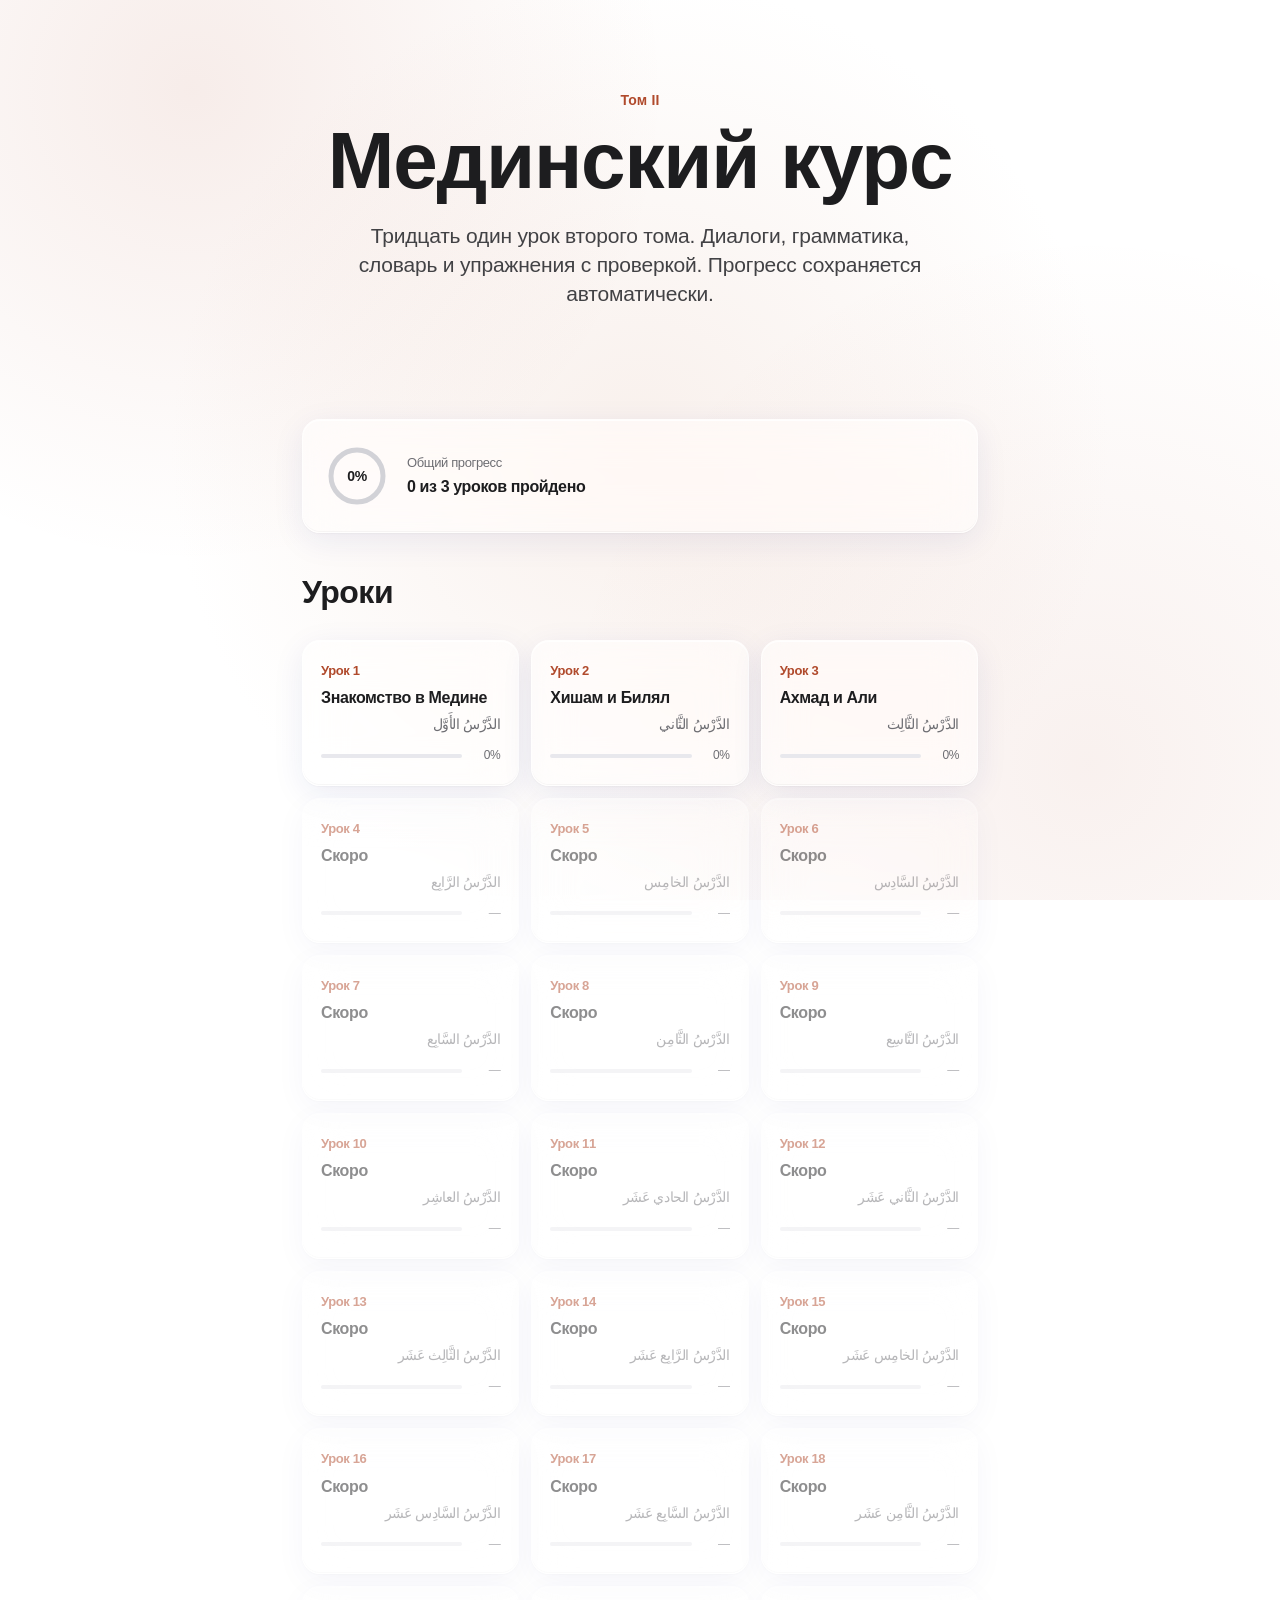
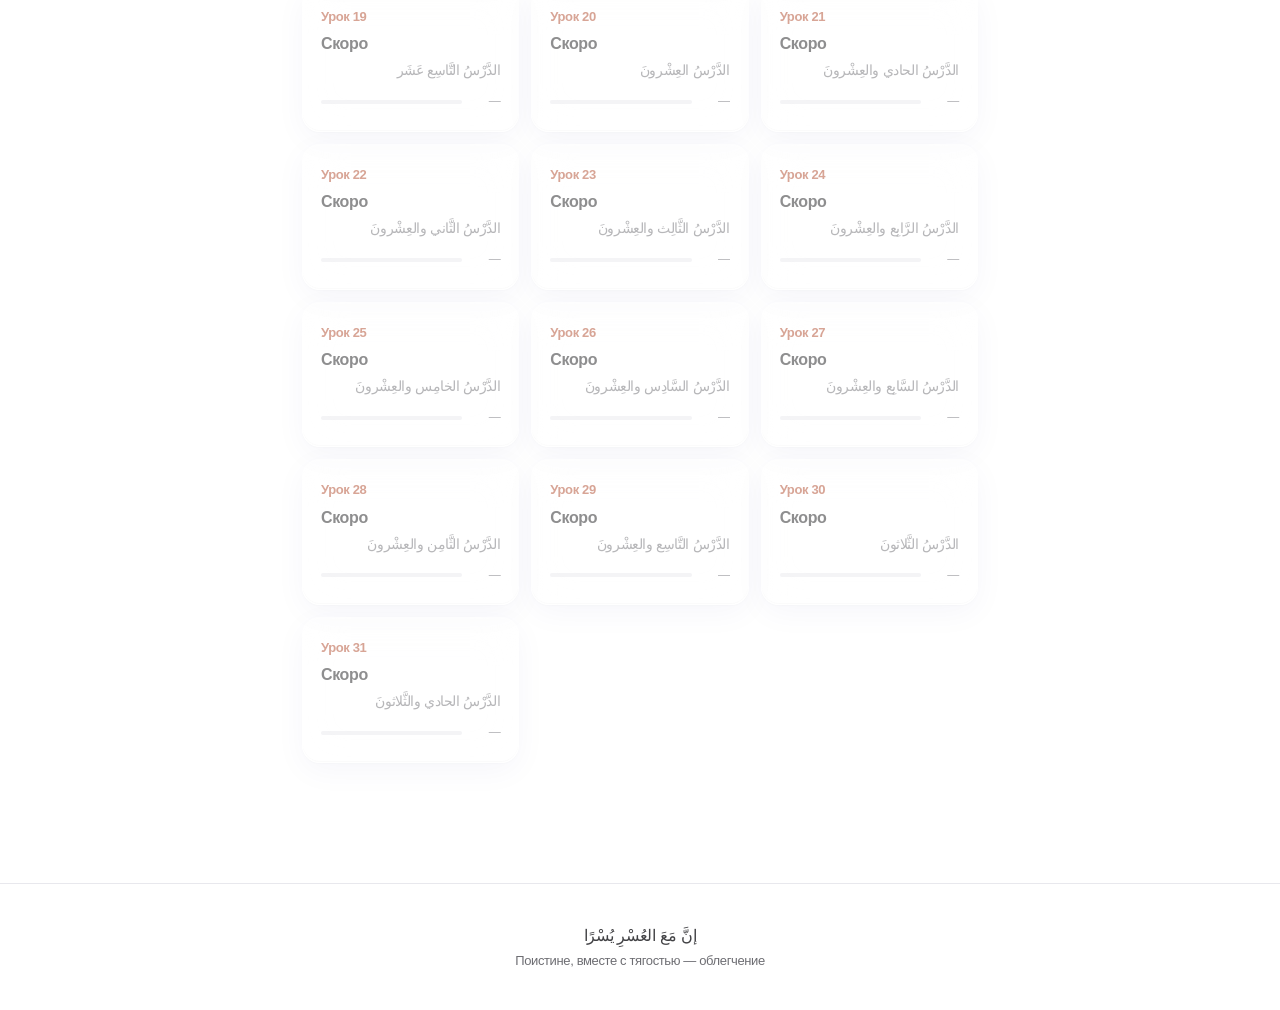
<file: index.html>
<!DOCTYPE html>
<html lang="ru">
<head>
<meta charset="UTF-8" />
<meta name="viewport" content="width=device-width, initial-scale=1.0, viewport-fit=cover" />
<title>Дарсу-ль-арабия — Мединский курс</title>
<link rel="stylesheet" href="assets/css/styles.css" />
</head>
<body>

<header class="hero">
  <div class="hero-eyebrow">Том&nbsp;II</div>
  <h1>Мединский курс</h1>
  <p class="hero-lead">
      Тридцать один урок второго тома. Диалоги, грамматика, словарь и упражнения с проверкой. Прогресс сохраняется автоматически.
  </p>
</header>

<div class="total-wrap">
  <div class="total glass">
    <svg class="total-ring" viewBox="0 0 64 64">
      <circle class="total-ring-bg" cx="32" cy="32" r="26" fill="none" stroke-width="5"/>
      <circle class="total-ring-fg" id="totalRing" cx="32" cy="32" r="26" fill="none" stroke-width="5"
        stroke-dasharray="163" stroke-dashoffset="163" transform="rotate(-90 32 32)"/>
      <text class="total-pct" id="totalPct" x="32" y="37" text-anchor="middle">0%</text>
    </svg>
    <div class="total-text">
      <div class="label">Общий прогресс</div>
      <div class="value" id="totalText">Загружаем…</div>
    </div>
  </div>
</div>

<main class="grid-wrap">
  <h2 class="section-title">Уроки</h2>
  <div class="grid" id="grid"></div>
</main>

<footer class="footer">
  <div class="ar">إنَّ مَعَ العُسْرِ يُسْرًا</div>
  <div>Поистине, вместе с тягостью — облегчение</div>
</footer>

<script src="assets/js/home.js"></script>
</body>
</html>
</file>
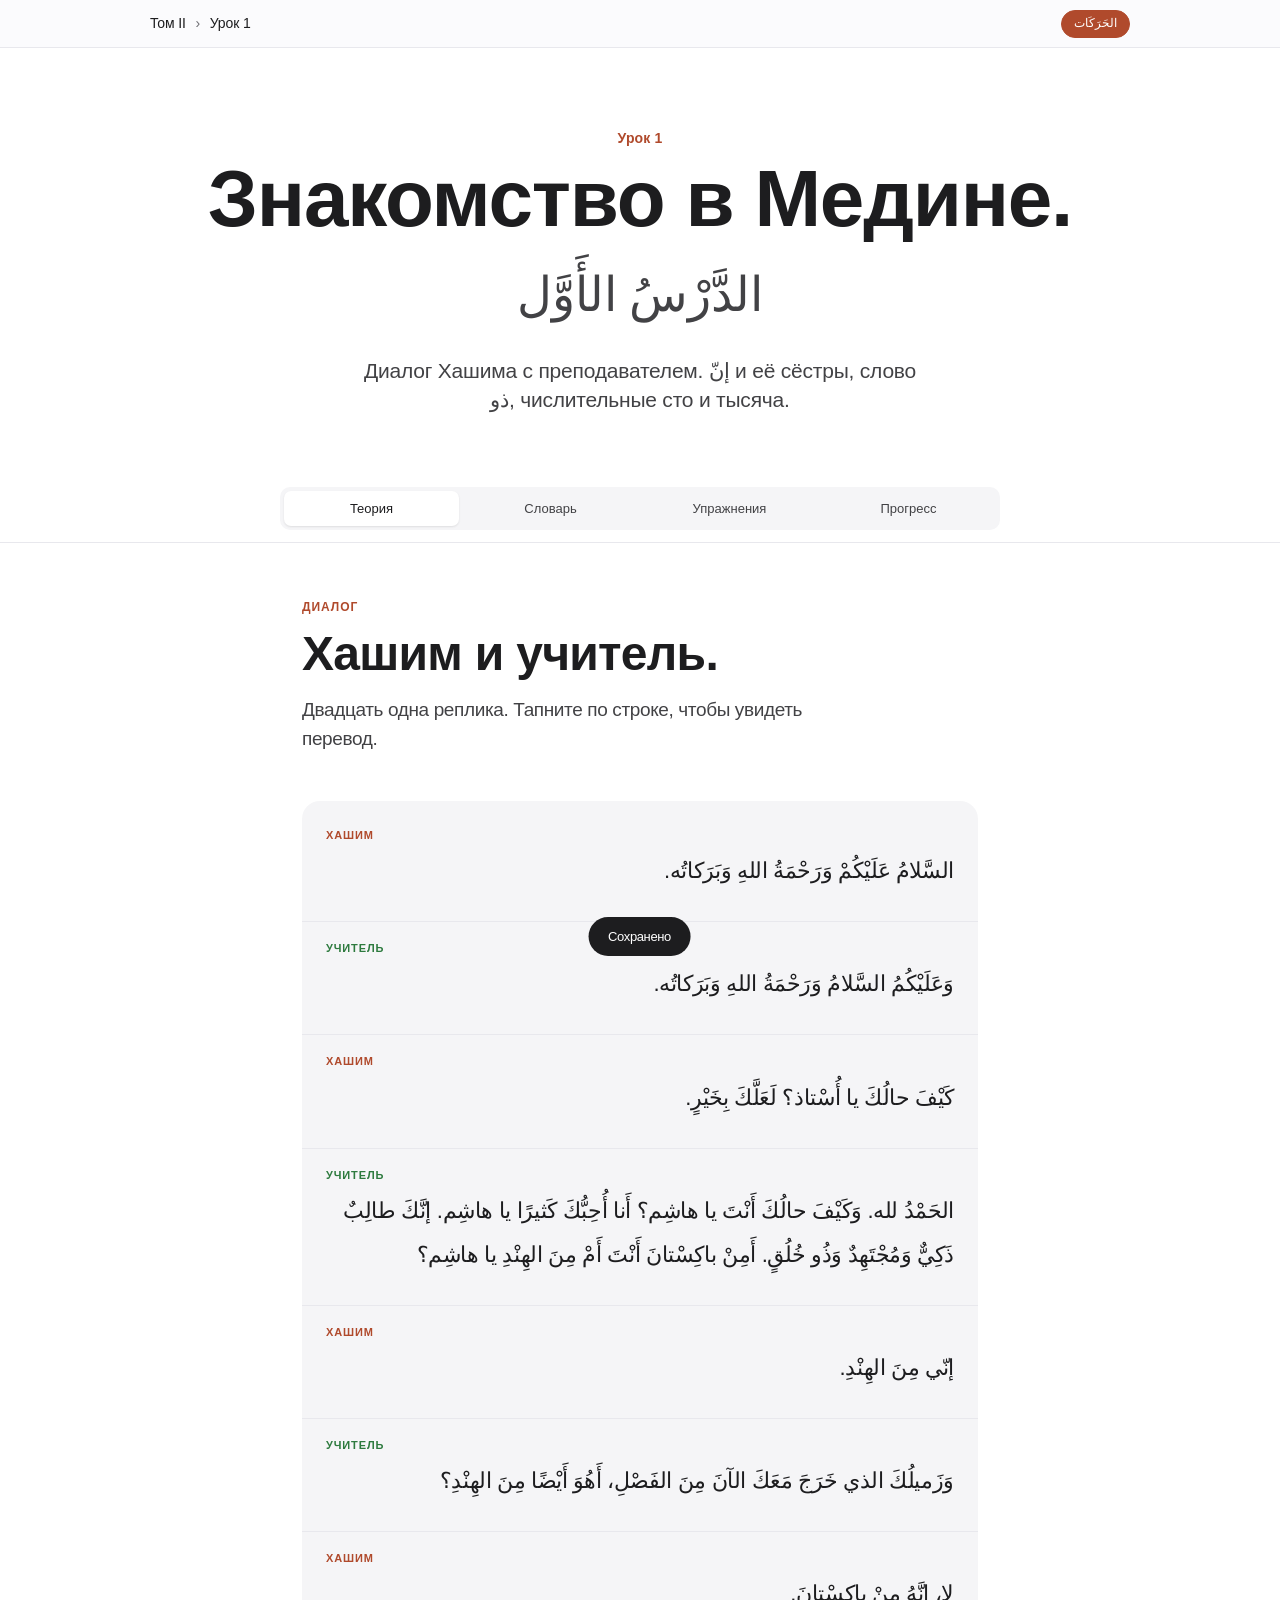
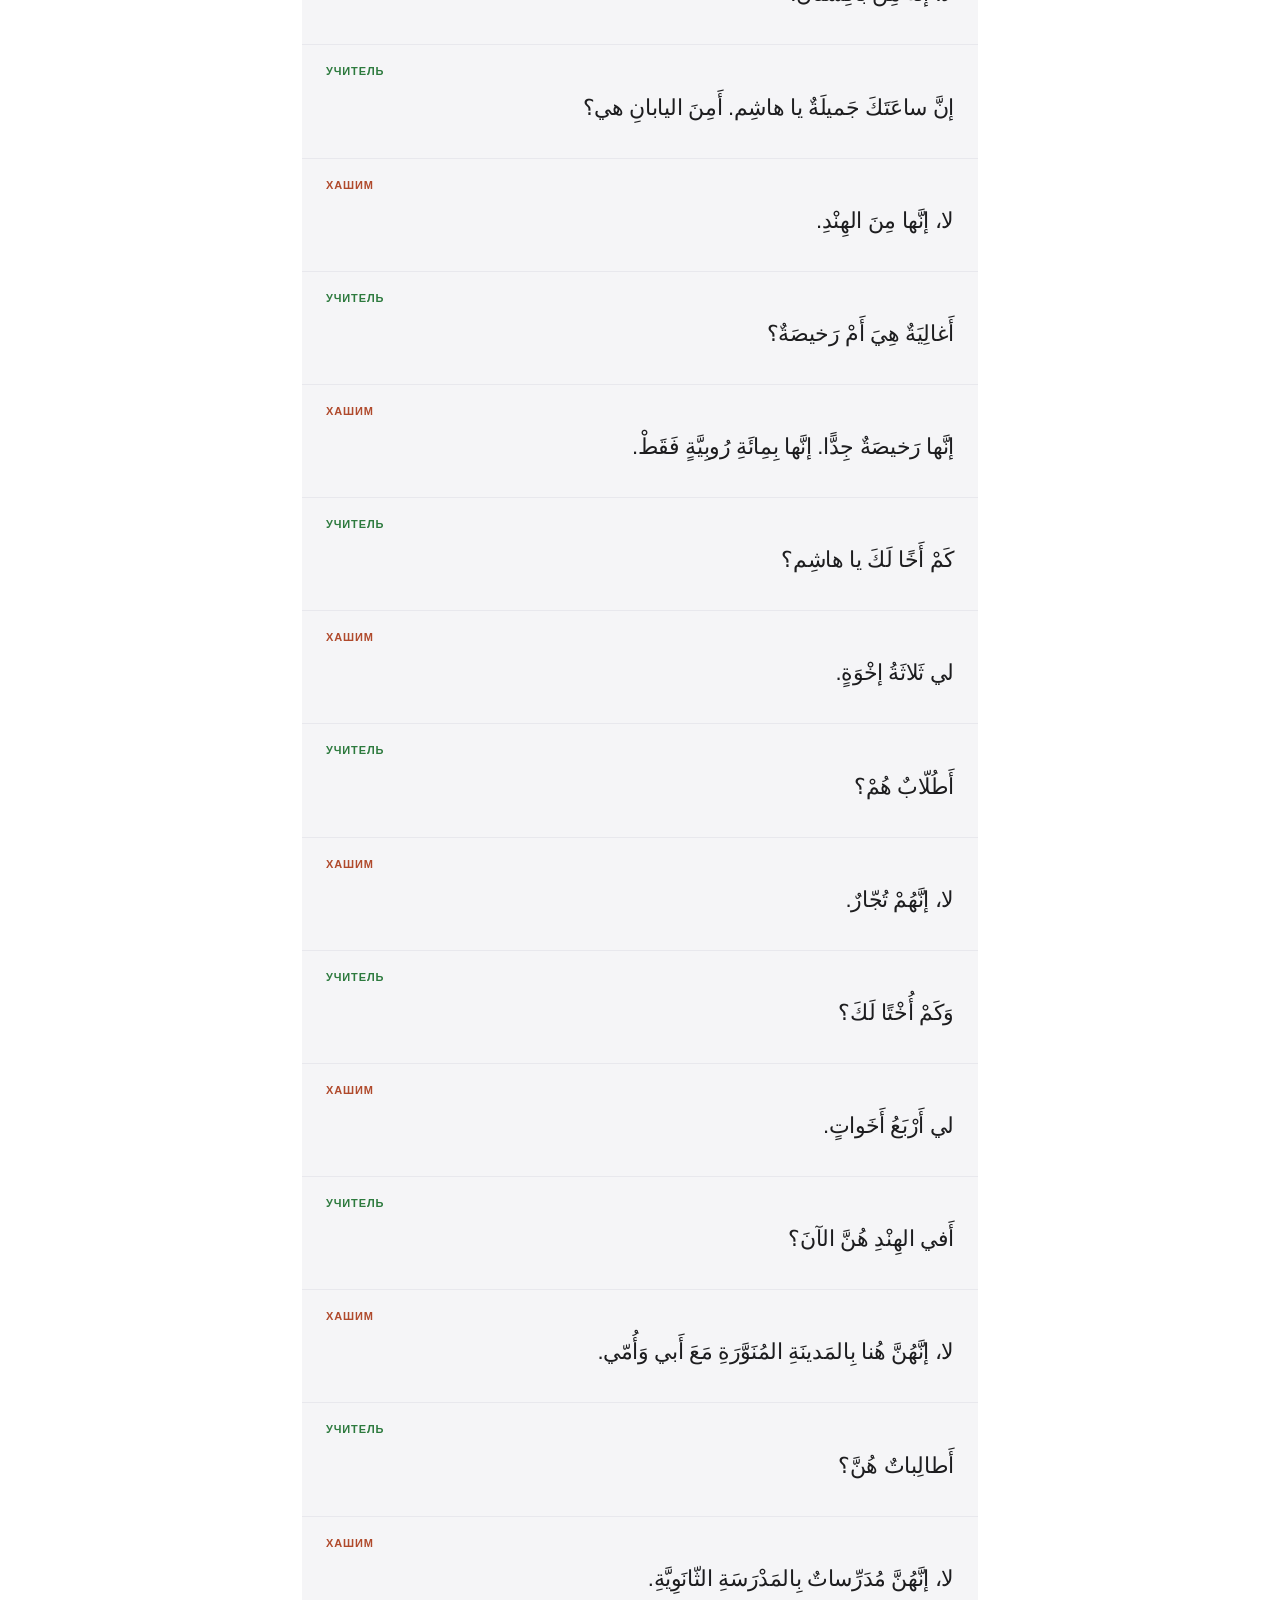
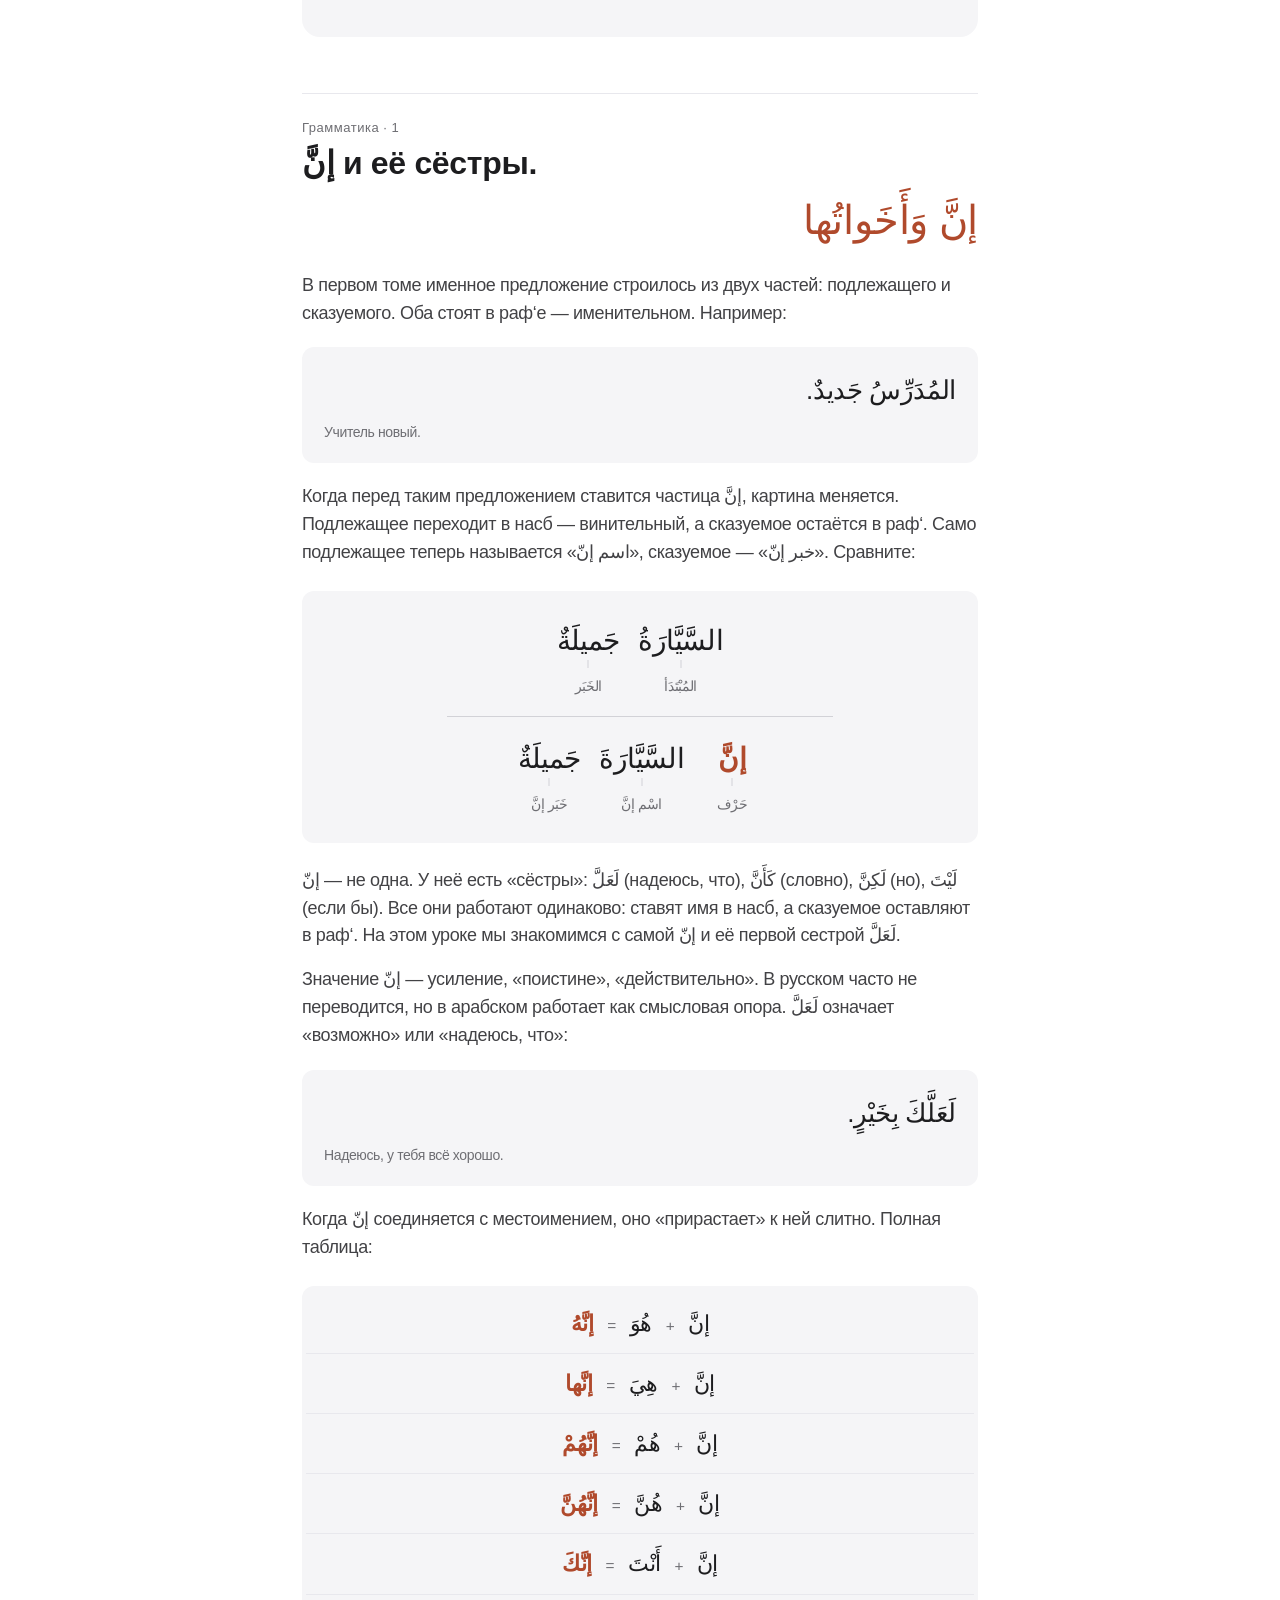
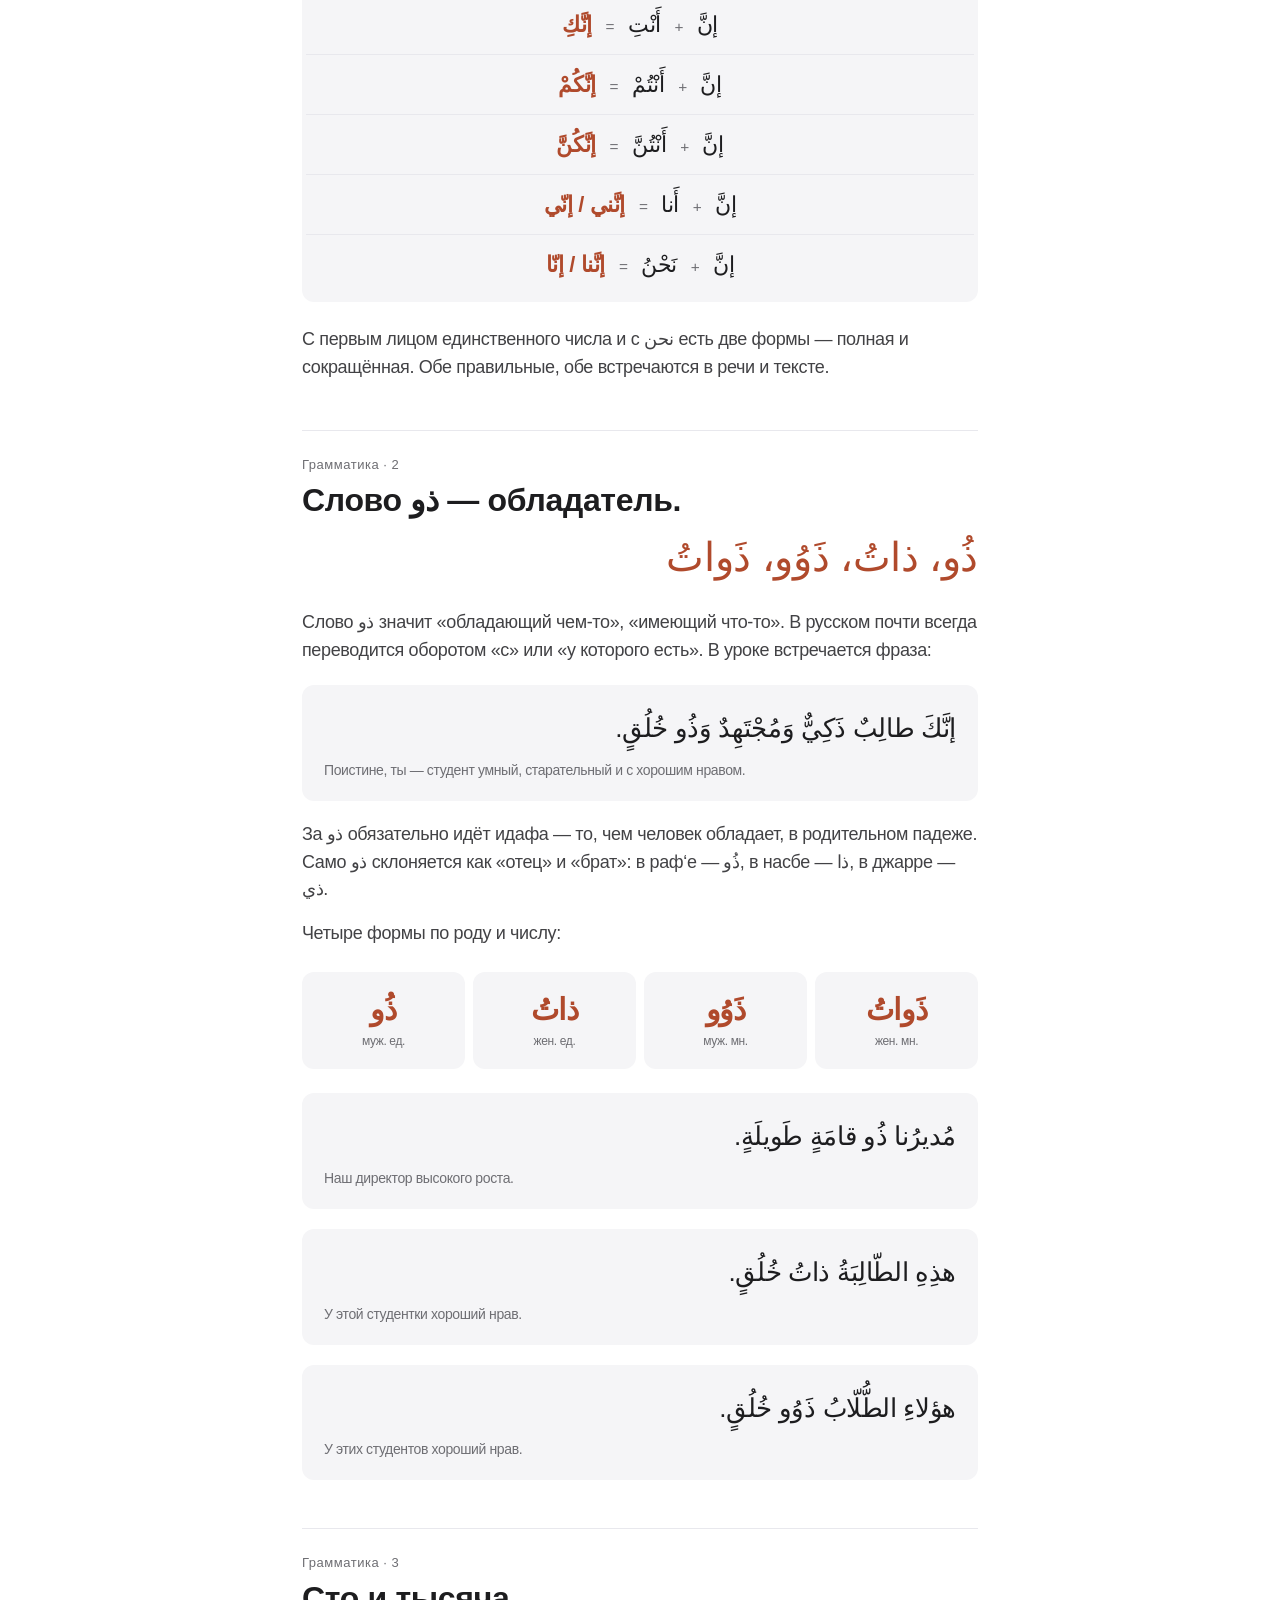
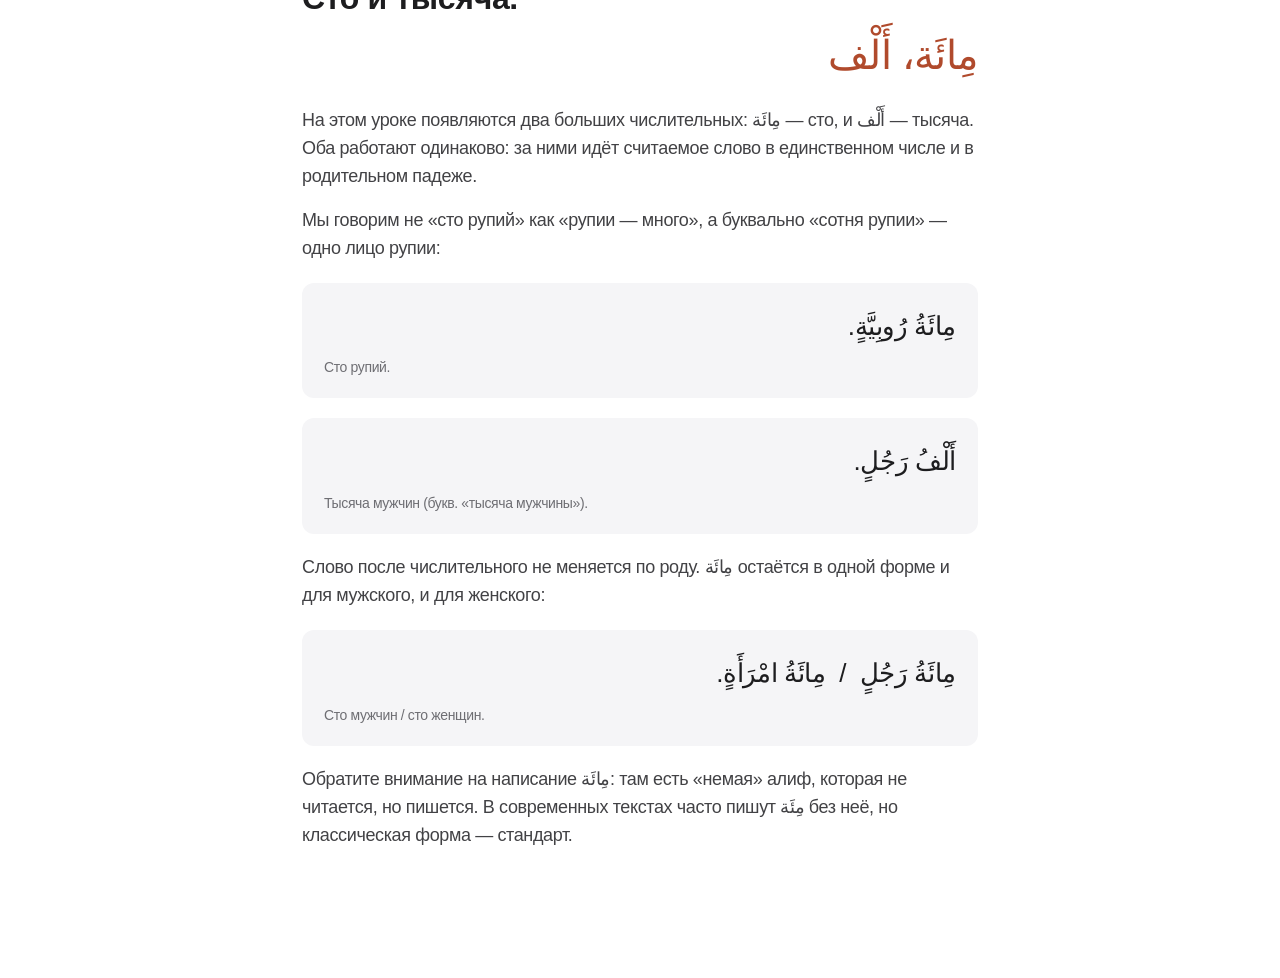
<file: lesson-01.html>
<!DOCTYPE html>
<html lang="ru">
<head>
<meta charset="UTF-8" />
<meta name="viewport" content="width=device-width, initial-scale=1.0, viewport-fit=cover" />
<title>Урок 1 — Том II</title>

<style>
  /* ====================================================================
     APPLE.COM СТИЛЬ
     - SF Pro как у Apple (через -apple-system)
     - Белый фон, тёмный графитовый текст
     - Терракотовый акцент (один)
     - Огромные тонкие заголовки, безграничное пространство
     - Mobile-first, всё чинено под арабский
     ==================================================================== */

  :root {
    --bg: #ffffff;
    --bg-section: #fbfbfd;
    --bg-card: #f5f5f7;
    --ink: #1d1d1f;
    --ink-soft: #424245;
    --ink-muted: #6e6e73;
    --line: #d2d2d7;
    --line-soft: #e8e8ed;
    --accent: #b04a2c;
    --accent-soft: #f4e6df;
    --accent-deep: #8a3a22;
    --link: #b04a2c;
    --success: #2d7a3e;
    --success-bg: #e8f4eb;
    --error: #c0392b;
    --error-bg: #fbeae7;
    --radius-lg: 18px;
    --radius: 12px;
    --radius-sm: 8px;
  }

  @media (prefers-color-scheme: dark) {
    :root {
      --bg: #000000;
      --bg-section: #0a0a0a;
      --bg-card: #1d1d1f;
      --ink: #f5f5f7;
      --ink-soft: #d2d2d7;
      --ink-muted: #86868b;
      --line: #2c2c2e;
      --line-soft: #1d1d1f;
      --accent: #d97a55;
      --accent-soft: #3a261c;
      --accent-deep: #e89274;
      --link: #d97a55;
      --success: #6abf7c;
      --success-bg: #1c3322;
      --error: #e07565;
      --error-bg: #3a1f1c;
    }
  }

  * { box-sizing: border-box; margin: 0; padding: 0; }
  html { -webkit-text-size-adjust: 100%; -webkit-font-smoothing: antialiased; -moz-osx-font-smoothing: grayscale; }

  body {
    font-family: -apple-system, BlinkMacSystemFont, "SF Pro Display", "SF Pro Text", "Helvetica Neue", Arial, sans-serif;
    background: var(--bg);
    color: var(--ink);
    line-height: 1.47059;
    font-size: 17px;
    letter-spacing: -0.022em;
    min-height: 100vh;
    overflow-x: hidden;
  }

  /* ============= АРАБСКИЙ — ОБЩИЕ ПРАВИЛА (ИСПРАВЛЕНО) ============= */
  .ar {
    font-family: 'SF Arabic', 'Geeza Pro', 'Noto Naskh Arabic', 'Arabic UI Text', 'Tahoma', sans-serif;
    direction: rtl;
    text-align: right;
    line-height: 2;
    font-weight: 400;
    letter-spacing: 0;
    word-spacing: 0.05em;
    /* критично: разрешаем перенос длинных арабских строк */
    word-wrap: break-word;
    overflow-wrap: break-word;
    hyphens: none;
    unicode-bidi: isolate;
  }
  .ar-center { text-align: center; }
  .ar-display {
    font-family: 'SF Arabic', 'Geeza Pro', 'Noto Naskh Arabic', 'Arabic UI Text', 'Tahoma', sans-serif;
    direction: rtl;
    line-height: 1.6;
    font-weight: 400;
  }

  /* Инлайн-арабский внутри русского текста — ИЗОЛЯЦИЯ обязательна */
  .ar-inline {
    font-family: 'SF Arabic', 'Geeza Pro', 'Noto Naskh Arabic', 'Arabic UI Text', 'Tahoma', sans-serif;
    direction: rtl;
    unicode-bidi: isolate;
    font-size: 1.25em;
    line-height: 1;
    white-space: nowrap;
  }

  /* Скрытие огласовок */
  

  /* ============= ШАПКА (как у apple.com) ============= */
  .nav {
    position: sticky;
    top: 0;
    z-index: 100;
    background: rgba(251, 251, 253, 0.8);
    backdrop-filter: saturate(180%) blur(20px);
    -webkit-backdrop-filter: saturate(180%) blur(20px);
    border-bottom: 1px solid var(--line-soft);
    height: 48px;
  }
  @media (prefers-color-scheme: dark) {
    .nav { background: rgba(10, 10, 10, 0.8); }
  }
  .nav-inner {
    max-width: 1024px;
    margin: 0 auto;
    height: 100%;
    padding: 0 22px;
    display: flex;
    align-items: center;
    justify-content: space-between;
    gap: 12px;
  }
  .nav-title {
    font-size: 14px;
    font-weight: 500;
    color: var(--ink);
    letter-spacing: -0.01em;
  }
  .nav-title .dim { color: var(--ink-muted); margin: 0 6px; }
  .nav-toggle {
    display: inline-flex;
    align-items: center;
    gap: 6px;
    height: 28px;
    padding: 0 12px;
    background: transparent;
    border: 1px solid var(--line);
    border-radius: 999px;
    font: inherit;
    font-size: 12px;
    color: var(--ink-soft);
    cursor: pointer;
    transition: all .2s;
    -webkit-tap-highlight-color: transparent;
  }
  .nav-toggle:active { transform: scale(0.96); }
  .nav-toggle.active {
    background: var(--accent);
    border-color: var(--accent);
    color: #fff;
  }

  /* ============= HERO ============= */
  .hero {
    text-align: center;
    padding: 80px 22px 60px;
    background: var(--bg);
  }
  .hero-eyebrow {
    font-size: 14px;
    font-weight: 600;
    color: var(--accent);
    letter-spacing: 0.01em;
    margin-bottom: 8px;
  }
  .hero h1 {
    font-size: clamp(40px, 8vw, 80px);
    font-weight: 600;
    letter-spacing: -0.015em;
    line-height: 1.05;
    color: var(--ink);
    margin-bottom: 20px;
  }
  .hero-ar {
    font-family: 'SF Arabic', 'Geeza Pro', 'Noto Naskh Arabic', 'Arabic UI Text', 'Tahoma', sans-serif;
    direction: rtl;
    font-size: clamp(28px, 6vw, 48px);
    font-weight: 400;
    color: var(--ink-soft);
    line-height: 1.4;
    margin-bottom: 28px;
  }
  .hero-lead {
    max-width: 560px;
    margin: 0 auto;
    font-size: clamp(17px, 2.2vw, 21px);
    line-height: 1.4;
    color: var(--ink-soft);
    letter-spacing: -0.01em;
  }

  /* ============= СЕГМЕНТНЫЙ ПЕРЕКЛЮЧАТЕЛЬ ============= */
  .segments-wrap {
    position: sticky;
    top: 48px;
    z-index: 90;
    background: rgba(255, 255, 255, 0.8);
    backdrop-filter: saturate(180%) blur(20px);
    -webkit-backdrop-filter: saturate(180%) blur(20px);
    border-bottom: 1px solid var(--line-soft);
    padding: 12px 16px;
  }
  @media (prefers-color-scheme: dark) {
    .segments-wrap { background: rgba(0, 0, 0, 0.8); }
  }
  .segments {
    max-width: 720px;
    margin: 0 auto;
    display: flex;
    gap: 4px;
    padding: 4px;
    background: var(--bg-card);
    border-radius: 10px;
    overflow-x: auto;
    scrollbar-width: none;
  }
  .segments::-webkit-scrollbar { display: none; }
  .segment {
    flex: 1;
    min-width: max-content;
    padding: 8px 14px;
    background: transparent;
    border: none;
    border-radius: 7px;
    font: inherit;
    font-size: 13px;
    font-weight: 500;
    color: var(--ink-soft);
    cursor: pointer;
    transition: all .2s;
    white-space: nowrap;
    -webkit-tap-highlight-color: transparent;
  }
  .segment:active { transform: scale(0.97); }
  .segment.active {
    background: var(--bg);
    color: var(--ink);
    box-shadow: 0 1px 3px rgba(0,0,0,0.04), 0 1px 2px rgba(0,0,0,0.06);
  }
  @media (prefers-color-scheme: dark) {
    .segment.active { background: #2c2c2e; }
  }

  /* ============= КОНТЕНТ ============= */
  .container {
    max-width: 720px;
    margin: 0 auto;
    padding: 56px 22px 80px;
  }

  .section { display: none; }
  .section.active { display: block; animation: fadeIn .35s ease; }
  @keyframes fadeIn { from { opacity: 0; transform: translateY(8px); } to { opacity: 1; transform: translateY(0); } }

  .section-eyebrow {
    font-size: 12px;
    font-weight: 600;
    text-transform: uppercase;
    letter-spacing: 0.08em;
    color: var(--accent);
    margin-bottom: 12px;
  }
  .section-title {
    font-size: clamp(32px, 5vw, 48px);
    font-weight: 600;
    letter-spacing: -0.015em;
    line-height: 1.08;
    margin-bottom: 16px;
  }
  .section-sub {
    font-size: clamp(16px, 2vw, 19px);
    color: var(--ink-soft);
    margin-bottom: 48px;
    max-width: 540px;
    line-height: 1.5;
  }

  /* ============= ДИАЛОГ ============= */
  .dialogue {
    background: var(--bg-card);
    border-radius: var(--radius-lg);
    padding: 8px 0;
    margin-bottom: 56px;
    overflow: hidden;
  }
  .dialogue-line {
    padding: 18px 24px;
    cursor: pointer;
    border-bottom: 1px solid var(--line-soft);
    transition: background .15s;
    -webkit-tap-highlight-color: transparent;
  }
  .dialogue-line:last-of-type { border-bottom: none; }
  .dialogue-line:active { background: var(--line-soft); }

  .speaker-label {
    font-size: 11px;
    font-weight: 600;
    text-transform: uppercase;
    letter-spacing: 0.08em;
    color: var(--ink-muted);
    margin-bottom: 6px;
  }
  .dialogue-line.hashim .speaker-label { color: var(--accent); }
  .dialogue-line.teacher .speaker-label { color: var(--success); }

  .line-ar {
    font-family: 'SF Arabic', 'Geeza Pro', 'Noto Naskh Arabic', 'Arabic UI Text', 'Tahoma', sans-serif;
    direction: rtl;
    text-align: right;
    font-size: clamp(17px, 4vw, 22px);
    line-height: 2;
    color: var(--ink);
    word-wrap: normal;
    overflow-wrap: normal;
    word-break: keep-all;
  }
  .line-tr {
    font-size: 14px;
    color: var(--ink-soft);
    margin-top: 10px;
    line-height: 1.5;
    max-height: 0;
    overflow: hidden;
    transition: max-height .3s ease, margin-top .3s ease;
  }
  .dialogue-line.expanded .line-tr {
    max-height: 200px;
    margin-top: 12px;
  }
  .dialogue-line.expanded { background: var(--bg); }

  /* ============= ГРАММАТИЧЕСКИЕ БЛОКИ ============= */
  .grammar {
    margin-bottom: 48px;
    padding-top: 24px;
    border-top: 1px solid var(--line-soft);
  }
  .grammar:first-of-type { border-top: none; padding-top: 0; }
  .grammar-num {
    font-size: 13px;
    color: var(--ink-muted);
    margin-bottom: 8px;
    letter-spacing: 0.04em;
  }
  .grammar h3 {
    font-size: clamp(24px, 4vw, 32px);
    font-weight: 600;
    letter-spacing: -0.01em;
    line-height: 1.15;
    margin-bottom: 10px;
  }
  .grammar-ar {
    font-family: 'SF Arabic', 'Geeza Pro', 'Noto Naskh Arabic', 'Arabic UI Text', 'Tahoma', sans-serif;
    direction: rtl;
    font-size: clamp(28px, 5vw, 40px);
    color: var(--accent);
    margin-bottom: 24px;
    line-height: 1.4;
  }
  .grammar p {
    font-size: clamp(16px, 2vw, 18px);
    line-height: 1.55;
    color: var(--ink-soft);
    margin-bottom: 16px;
  }
  .grammar p:last-child { margin-bottom: 0; }

  /* Карточка с примером — отдельный блок, чтобы арабский не ломал поток */
  .example {
    background: var(--bg-card);
    border-radius: var(--radius);
    padding: 20px 22px;
    margin: 20px 0;
  }
  .example-ar {
    font-family: 'SF Arabic', 'Geeza Pro', 'Noto Naskh Arabic', 'Arabic UI Text', 'Tahoma', sans-serif;
    direction: rtl;
    text-align: right;
    font-size: clamp(19px, 3.6vw, 26px);
    line-height: 1.8;
    color: var(--ink);
    word-wrap: normal;
    word-break: keep-all;
    margin-bottom: 8px;
  }
  .example-tr {
    font-size: 14px;
    color: var(--ink-muted);
    line-height: 1.5;
  }

  /* Разбор предложения — упрощено для мобильного */
  .parse {
    background: var(--bg-card);
    border-radius: var(--radius);
    padding: 28px 16px;
    margin: 24px 0;
  }
  .parse-pair {
    display: flex;
    flex-direction: row-reverse;
    justify-content: center;
    align-items: flex-start;
    gap: 18px;
    flex-wrap: wrap;
  }
  .parse-cell {
    display: flex;
    flex-direction: column;
    align-items: center;
    min-width: 60px;
  }
  .parse-word {
    font-family: 'SF Arabic', 'Geeza Pro', 'Noto Naskh Arabic', 'Arabic UI Text', 'Tahoma', sans-serif;
    direction: rtl;
    font-size: clamp(22px, 4vw, 28px);
    line-height: 1.6;
    color: var(--ink);
    margin-bottom: 8px;
    position: relative;
  }
  .parse-word::after {
    content: '';
    position: absolute;
    bottom: -4px;
    left: 50%;
    transform: translateX(-50%);
    width: 1px;
    height: 8px;
    background: var(--line);
  }
  .parse-word.accent { color: var(--accent); font-weight: 700; }
  .parse-tag {
    font-family: 'SF Arabic', 'Geeza Pro', 'Noto Naskh Arabic', 'Arabic UI Text', 'Tahoma', sans-serif;
    direction: rtl;
    font-size: clamp(12px, 2.4vw, 14px);
    color: var(--ink-muted);
    margin-top: 4px;
  }
  .parse-divider {
    height: 1px;
    background: var(--line);
    margin: 20px auto;
    width: 60%;
  }

  /* Таблица إنّ + местоимения — БЕЗОПАСНАЯ для мобильного */
  .pronouns {
    background: var(--bg-card);
    border-radius: var(--radius);
    padding: 8px 4px;
    margin: 24px 0;
    overflow: hidden;
  }
  .pronoun-row {
    direction: rtl;
    font-family: 'SF Arabic', 'Geeza Pro', 'Noto Naskh Arabic', 'Arabic UI Text', 'Tahoma', sans-serif;
    font-size: clamp(18px, 3.6vw, 22px);
    text-align: center;
    padding: 12px 16px;
    border-bottom: 1px solid var(--line-soft);
    line-height: 1.6;
    word-wrap: normal;
    word-break: keep-all;
    white-space: nowrap;
  }
  .pronoun-row:last-child { border-bottom: none; }
  .pronoun-row .op { color: var(--ink-muted); font-size: 0.7em; margin: 0 8px; }
  .pronoun-row .res { color: var(--accent); font-weight: 700; }

  /* Сетка форм для ذو */
  .du-grid {
    display: grid;
    grid-template-columns: repeat(2, 1fr);
    gap: 8px;
    margin: 24px 0;
  }
  @media (min-width: 600px) {
    .du-grid { grid-template-columns: repeat(4, 1fr); }
  }
  .du-cell {
    background: var(--bg-card);
    border-radius: var(--radius);
    padding: 18px 12px;
    text-align: center;
  }
  .du-cell .ar-form {
    font-family: 'SF Arabic', 'Geeza Pro', 'Noto Naskh Arabic', 'Arabic UI Text', 'Tahoma', sans-serif;
    direction: rtl;
    font-size: clamp(24px, 4.5vw, 30px);
    color: var(--accent);
    font-weight: 700;
    margin-bottom: 4px;
    line-height: 1.3;
  }
  .du-cell .lbl {
    font-size: 12px;
    color: var(--ink-muted);
  }

  /* ============= СЛОВАРЬ ============= */
  .vocab-grid {
    display: grid;
    grid-template-columns: 1fr;
    gap: 10px;
  }
  @media (min-width: 480px) {
    .vocab-grid { grid-template-columns: repeat(2, 1fr); }
  }
  @media (min-width: 720px) {
    .vocab-grid { grid-template-columns: repeat(3, 1fr); }
  }
  .vocab-card {
    background: var(--bg-card);
    border-radius: var(--radius);
    padding: 22px 20px;
    cursor: pointer;
    transition: all .25s;
    position: relative;
    -webkit-tap-highlight-color: transparent;
  }
  .vocab-card:active { transform: scale(0.98); }
  .vocab-card.flipped { background: var(--accent-soft); }

  .vocab-ar {
    font-family: 'SF Arabic', 'Geeza Pro', 'Noto Naskh Arabic', 'Arabic UI Text', 'Tahoma', sans-serif;
    direction: rtl;
    text-align: right;
    font-size: clamp(24px, 4.5vw, 28px);
    color: var(--ink);
    line-height: 1.5;
    margin-bottom: 4px;
    word-wrap: normal;
    word-break: keep-all;
  }
  .vocab-plural {
    direction: rtl;
    text-align: right;
    font-family: 'SF Arabic', 'Geeza Pro', 'Noto Naskh Arabic', 'Arabic UI Text', 'Tahoma', sans-serif;
    font-size: 15px;
    color: var(--ink-muted);
    margin-bottom: 8px;
    line-height: 1.4;
  }
  .vocab-tr {
    font-size: 15px;
    color: var(--ink-soft);
    max-height: 0;
    overflow: hidden;
    transition: max-height .3s, padding-top .3s, margin-top .3s, border-top-color .3s;
    border-top: 1px solid transparent;
  }
  .vocab-card.flipped .vocab-tr {
    max-height: 80px;
    padding-top: 12px;
    margin-top: 12px;
    border-top-color: rgba(176, 74, 44, 0.2);
  }
  .vocab-mark {
    position: absolute;
    top: 14px;
    left: 14px;
    width: 18px;
    height: 18px;
    border-radius: 50%;
    background: var(--accent);
    color: #fff;
    font-size: 10px;
    display: none;
    align-items: center;
    justify-content: center;
    font-weight: 700;
  }
  .vocab-card.flipped .vocab-mark { display: flex; }

  /* ============= УПРАЖНЕНИЯ ============= */
  .exercise {
    background: var(--bg-card);
    border-radius: var(--radius-lg);
    padding: 28px 22px;
    margin-bottom: 16px;
  }
  .exercise-num {
    font-size: 13px;
    color: var(--accent);
    font-weight: 600;
    margin-bottom: 6px;
  }
  .exercise-title {
    font-size: clamp(20px, 3.5vw, 24px);
    font-weight: 600;
    letter-spacing: -0.01em;
    margin-bottom: 12px;
    line-height: 1.2;
  }
  .exercise-instr {
    font-family: 'SF Arabic', 'Geeza Pro', 'Noto Naskh Arabic', 'Arabic UI Text', 'Tahoma', sans-serif;
    direction: rtl;
    text-align: right;
    font-size: clamp(15px, 2.8vw, 18px);
    color: var(--ink-soft);
    margin-bottom: 8px;
    line-height: 1.8;
    word-wrap: normal;
    word-break: keep-all;
  }
  .exercise-instr-ru {
    font-size: 14px;
    color: var(--ink-muted);
    margin-bottom: 22px;
    line-height: 1.5;
  }

  /* Верно/Неверно */
  .tf-item {
    padding: 14px 0;
    border-bottom: 1px solid var(--line-soft);
    display: flex;
    flex-direction: column;
    gap: 12px;
  }
  .tf-item:last-of-type { border-bottom: none; }
  .tf-text {
    font-family: 'SF Arabic', 'Geeza Pro', 'Noto Naskh Arabic', 'Arabic UI Text', 'Tahoma', sans-serif;
    direction: rtl;
    text-align: right;
    font-size: clamp(17px, 3.6vw, 21px);
    line-height: 1.8;
    word-wrap: normal;
    word-break: keep-all;
  }
  .tf-buttons {
    display: flex;
    gap: 8px;
    align-self: flex-end;
  }
  .tf-btn {
    width: 44px;
    height: 32px;
    border: 1px solid var(--line);
    background: var(--bg);
    border-radius: 8px;
    cursor: pointer;
    font-size: 16px;
    font-weight: 600;
    color: var(--ink-soft);
    font-family: inherit;
    transition: all .2s;
    -webkit-tap-highlight-color: transparent;
  }
  .tf-btn:active { transform: scale(0.94); }
  .tf-btn.selected.ok { background: var(--success); color: #fff; border-color: var(--success); }
  .tf-btn.selected.no { background: var(--error); color: #fff; border-color: var(--error); }

  /* Вставка إنّ */
  .ex-item {
    padding: 16px 0;
    border-bottom: 1px solid var(--line-soft);
  }
  .ex-item:last-of-type { border-bottom: none; }
  .ex-num {
    font-size: 13px;
    color: var(--ink-muted);
    margin-bottom: 8px;
  }
  .ex-prompt {
    font-family: 'SF Arabic', 'Geeza Pro', 'Noto Naskh Arabic', 'Arabic UI Text', 'Tahoma', sans-serif;
    direction: rtl;
    text-align: right;
    font-size: clamp(17px, 3.6vw, 22px);
    line-height: 1.8;
    margin-bottom: 12px;
    word-wrap: normal;
    word-break: keep-all;
  }
  .ex-input {
    width: 100%;
    padding: 12px 14px;
    border: 1px solid var(--line);
    border-radius: 10px;
    background: var(--bg);
    font-family: 'SF Arabic', 'Geeza Pro', 'Noto Naskh Arabic', 'Arabic UI Text', 'Tahoma', sans-serif;
    font-size: clamp(18px, 3.5vw, 22px);
    direction: rtl;
    text-align: right;
    color: var(--ink);
    transition: all .2s;
    -webkit-appearance: none;
  }
  .ex-input:focus {
    outline: none;
    border-color: var(--accent);
    box-shadow: 0 0 0 3px var(--accent-soft);
  }
  .ex-input.correct { background: var(--success-bg); border-color: var(--success); }
  .ex-input.wrong { background: var(--error-bg); border-color: var(--error); }

  .feedback {
    margin-top: 10px;
    font-size: 14px;
    line-height: 1.5;
    padding: 10px 12px;
    border-radius: var(--radius-sm);
    display: none;
    color: var(--ink-soft);
  }
  .feedback.show { display: block; }
  .feedback.ok { background: var(--success-bg); color: var(--success); }
  .feedback.no { background: var(--error-bg); color: var(--error); }
  .feedback .ar-correct {
    display: block;
    font-family: 'SF Arabic', 'Geeza Pro', 'Noto Naskh Arabic', 'Arabic UI Text', 'Tahoma', sans-serif;
    direction: rtl;
    text-align: right;
    font-size: 1.3em;
    margin-top: 6px;
    color: var(--ink);
  }

  /* Сопоставление — на мобильном кнопки крупные */
  .match-cols {
    display: grid;
    grid-template-columns: 1fr 1fr;
    gap: 16px;
  }
  .match-col-title {
    font-size: 11px;
    text-transform: uppercase;
    letter-spacing: 0.08em;
    color: var(--ink-muted);
    font-weight: 600;
    margin-bottom: 8px;
  }
  .match-stack { display: flex; flex-direction: column; gap: 8px; }
  .match-chip {
    padding: 12px 8px;
    background: var(--bg);
    border: 1px solid var(--line);
    border-radius: 10px;
    font-family: 'SF Arabic', 'Geeza Pro', 'Noto Naskh Arabic', 'Arabic UI Text', 'Tahoma', sans-serif;
    font-size: clamp(18px, 4vw, 22px);
    direction: rtl;
    cursor: pointer;
    text-align: center;
    transition: all .2s;
    user-select: none;
    -webkit-tap-highlight-color: transparent;
  }
  .match-chip:active { transform: scale(0.96); }
  .match-chip.selected { background: var(--accent); color: #fff; border-color: var(--accent); }
  .match-chip.matched { background: var(--success-bg); border-color: var(--success); pointer-events: none; }
  .match-chip.shake { animation: shake .35s; }
  @keyframes shake {
    0%, 100% { transform: translateX(0); }
    25% { transform: translateX(-5px); }
    75% { transform: translateX(5px); }
  }

  /* Числительные */
  .num-item {
    padding: 16px 0;
    border-bottom: 1px solid var(--line-soft);
  }
  .num-item:last-of-type { border-bottom: none; }
  .num-prompt {
    font-family: 'SF Arabic', 'Geeza Pro', 'Noto Naskh Arabic', 'Arabic UI Text', 'Tahoma', sans-serif;
    direction: rtl;
    text-align: right;
    font-size: clamp(17px, 3.6vw, 21px);
    line-height: 1.8;
    margin-bottom: 12px;
    word-wrap: normal;
    word-break: keep-all;
  }
  .num-prompt .target { color: var(--accent); font-weight: 700; }
  .num-input {
    width: 100%;
    padding: 12px 14px;
    border: 1px solid var(--line);
    border-radius: 10px;
    background: var(--bg);
    font-family: 'SF Arabic', 'Geeza Pro', 'Noto Naskh Arabic', 'Arabic UI Text', 'Tahoma', sans-serif;
    font-size: clamp(18px, 3.5vw, 20px);
    direction: rtl;
    text-align: right;
    color: var(--ink);
  }
  .num-input:focus { outline: none; border-color: var(--accent); box-shadow: 0 0 0 3px var(--accent-soft); }
  .num-input.correct { background: var(--success-bg); border-color: var(--success); }
  .num-input.wrong { background: var(--error-bg); border-color: var(--error); }

  /* Список оставшихся заданий */
  .more-list {
    background: var(--bg-card);
    border-radius: var(--radius-lg);
    padding: 28px 22px;
    margin-top: 24px;
  }
  .more-list h3 {
    font-size: 20px;
    font-weight: 600;
    margin-bottom: 6px;
    letter-spacing: -0.01em;
  }
  .more-list p {
    font-size: 14px;
    color: var(--ink-muted);
    margin-bottom: 18px;
    line-height: 1.5;
  }
  .more-list ul {
    list-style: none;
    display: grid;
    grid-template-columns: 1fr;
    gap: 6px;
  }
  @media (min-width: 600px) {
    .more-list ul { grid-template-columns: 1fr 1fr; }
  }
  .more-list li {
    background: var(--bg);
    border-radius: 8px;
    padding: 12px 14px;
    font-size: 14px;
    color: var(--ink-soft);
    line-height: 1.4;
  }
  .more-list li .num {
    color: var(--accent);
    font-weight: 600;
    margin-right: 8px;
  }

  /* ============= ПРОГРЕСС ============= */
  .rings {
    display: grid;
    grid-template-columns: 1fr;
    gap: 16px;
    margin-bottom: 32px;
  }
  @media (min-width: 600px) {
    .rings { grid-template-columns: repeat(3, 1fr); }
  }
  .ring-card {
    background: var(--bg-card);
    border-radius: var(--radius-lg);
    padding: 28px 20px;
    text-align: center;
  }
  .ring-svg {
    width: 96px;
    height: 96px;
    margin: 0 auto 14px;
    display: block;
  }
  .ring-bg-c { stroke: var(--line); }
  .ring-fg-c {
    stroke: var(--accent);
    transition: stroke-dashoffset .6s cubic-bezier(0.4, 0, 0.2, 1);
    stroke-linecap: round;
  }
  .ring-pct {
    font-size: 20px;
    fill: var(--ink);
    font-weight: 600;
    font-family: -apple-system, BlinkMacSystemFont, sans-serif;
  }
  .ring-name {
    font-size: 15px;
    font-weight: 600;
    margin-bottom: 4px;
  }
  .ring-detail {
    font-size: 13px;
    color: var(--ink-muted);
  }

  .quote-card {
    background: var(--bg-card);
    border-radius: var(--radius-lg);
    padding: 36px 24px;
    text-align: center;
  }
  .quote-ar {
    font-family: 'SF Arabic', 'Geeza Pro', 'Noto Naskh Arabic', 'Arabic UI Text', 'Tahoma', sans-serif;
    direction: rtl;
    font-size: clamp(22px, 4vw, 28px);
    color: var(--ink);
    margin-bottom: 8px;
    line-height: 1.6;
  }
  .quote-ru {
    font-size: 15px;
    color: var(--ink-muted);
    font-style: italic;
  }

  /* Навигация между уроками */
  .lesson-nav {
    display: grid;
    grid-template-columns: 1fr 1fr;
    gap: 10px;
    margin-top: 32px;
  }
  .lesson-nav-btn {
    background: var(--bg-card);
    border-radius: var(--radius);
    padding: 18px 18px;
    text-decoration: none;
    color: var(--ink);
    transition: all .2s;
    cursor: pointer;
    -webkit-tap-highlight-color: transparent;
  }
  .lesson-nav-btn:active { transform: scale(0.98); }
  .lesson-nav-btn .dir {
    font-size: 12px;
    color: var(--ink-muted);
    margin-bottom: 4px;
  }
  .lesson-nav-btn .name {
    font-size: 16px;
    font-weight: 600;
  }
  .lesson-nav-btn.next { text-align: right; }

  /* Toast */
  .toast {
    position: fixed;
    bottom: 24px;
    left: 50%;
    transform: translateX(-50%) translateY(80px);
    background: var(--ink);
    color: var(--bg);
    padding: 10px 20px;
    border-radius: 999px;
    font-size: 13px;
    font-weight: 500;
    transition: transform .35s cubic-bezier(0.4, 0, 0.2, 1);
    z-index: 200;
    pointer-events: none;
  }
  .toast.show { transform: translateX(-50%) translateY(0); }

</style>
</head>
<body>

<!-- ============= ШАПКА ============= -->
<nav class="nav">
  <div class="nav-inner">
    <div class="nav-title">
      Том&nbsp;II <span class="dim">›</span> Урок&nbsp;1
    </div>
    <button class="nav-toggle active" id="tashkeelToggle" type="button">
      الحَرَكَات
    </button>
  </div>
</nav>

<!-- ============= HERO ============= -->
<header class="hero">
  <div class="hero-eyebrow">Урок&nbsp;1</div>
  <h1>Знакомство в&nbsp;Медине.</h1>
  <div class="hero-ar">الدَّرْسُ الأَوَّل</div>
  <p class="hero-lead">
    Диалог Хашима с&nbsp;преподавателем. إنّ и&nbsp;её&nbsp;сёстры,
    слово ذو, числительные сто и&nbsp;тысяча.
  </p>
</header>

<!-- ============= СЕГМЕНТЫ ============= -->
<div class="segments-wrap">
  <div class="segments">
    <button class="segment active" data-tab="theory" type="button">Теория</button>
    <button class="segment" data-tab="vocab" type="button">Словарь</button>
    <button class="segment" data-tab="exercises" type="button">Упражнения</button>
    <button class="segment" data-tab="progress" type="button">Прогресс</button>
  </div>
</div>

<main class="container">

  <!-- ============= ТЕОРИЯ ============= -->
  <section class="section active" id="theory">

    <div class="section-eyebrow">Диалог</div>
    <h2 class="section-title">Хашим и&nbsp;учитель.</h2>
    <p class="section-sub">Двадцать одна реплика. Тапните по&nbsp;строке, чтобы&nbsp;увидеть перевод.</p>

    <div class="dialogue" id="dialogue">
      <div class="dialogue-line hashim" data-tr="Мир вам, милость Аллаха и Его благословение.">
        <div class="speaker-label">Хашим</div>
        <div class="line-ar">السَّلامُ عَلَيْكُمْ وَرَحْمَةُ اللهِ وَبَرَكاتُه.</div>
        <div class="line-tr"></div>
      </div>
      <div class="dialogue-line teacher" data-tr="И вам мир, милость Аллаха и Его благословение.">
        <div class="speaker-label">Учитель</div>
        <div class="line-ar">وَعَلَيْكُمُ السَّلامُ وَرَحْمَةُ اللهِ وَبَرَكاتُه.</div>
        <div class="line-tr"></div>
      </div>
      <div class="dialogue-line hashim" data-tr="Как вы, устаз? Надеюсь, у вас всё хорошо.">
        <div class="speaker-label">Хашим</div>
        <div class="line-ar">كَيْفَ حالُكَ يا أُسْتاذ؟ لَعَلَّكَ بِخَيْرٍ.</div>
        <div class="line-tr"></div>
      </div>
      <div class="dialogue-line teacher" data-tr="Хвала Аллаху. А ты как, Хашим? Я очень люблю тебя, Хашим. Ты — умный, старательный студент, с хорошим нравом. Ты из Пакистана или из Индии, Хашим?">
        <div class="speaker-label">Учитель</div>
        <div class="line-ar">الحَمْدُ لله. وَكَيْفَ حالُكَ أَنْتَ يا هاشِم؟ أَنا أُحِبُّكَ كَثيرًا يا هاشِم. إنَّكَ طالِبٌ ذَكِيٌّ وَمُجْتَهِدٌ وَذُو خُلُقٍ. أَمِنْ باكِسْتانَ أَنْتَ أَمْ مِنَ الهِنْدِ يا هاشِم؟</div>
        <div class="line-tr"></div>
      </div>
      <div class="dialogue-line hashim" data-tr="Я из Индии.">
        <div class="speaker-label">Хашим</div>
        <div class="line-ar">إنّي مِنَ الهِنْدِ.</div>
        <div class="line-tr"></div>
      </div>
      <div class="dialogue-line teacher" data-tr="А твой товарищ, который только что вышел с тобой из класса, — он тоже из Индии?">
        <div class="speaker-label">Учитель</div>
        <div class="line-ar">وَزَميلُكَ الذي خَرَجَ مَعَكَ الآنَ مِنَ الفَصْلِ، أَهُوَ أَيْضًا مِنَ الهِنْدِ؟</div>
        <div class="line-tr"></div>
      </div>
      <div class="dialogue-line hashim" data-tr="Нет, он из Пакистана.">
        <div class="speaker-label">Хашим</div>
        <div class="line-ar">لا، إنَّهُ مِنْ باكِسْتانَ.</div>
        <div class="line-tr"></div>
      </div>
      <div class="dialogue-line teacher" data-tr="Твои часы — красивые, Хашим. Они из Японии?">
        <div class="speaker-label">Учитель</div>
        <div class="line-ar">إنَّ ساعَتَكَ جَميلَةٌ يا هاشِم. أَمِنَ اليابانِ هي؟</div>
        <div class="line-tr"></div>
      </div>
      <div class="dialogue-line hashim" data-tr="Нет, они из Индии.">
        <div class="speaker-label">Хашим</div>
        <div class="line-ar">لا، إنَّها مِنَ الهِنْدِ.</div>
        <div class="line-tr"></div>
      </div>
      <div class="dialogue-line teacher" data-tr="Они дорогие или дешёвые?">
        <div class="speaker-label">Учитель</div>
        <div class="line-ar">أَغالِيَةٌ هِيَ أَمْ رَخيصَةٌ؟</div>
        <div class="line-tr"></div>
      </div>
      <div class="dialogue-line hashim" data-tr="Они очень дешёвые. Всего за сто рупий.">
        <div class="speaker-label">Хашим</div>
        <div class="line-ar">إنَّها رَخيصَةٌ جِدًّا. إنَّها بِمِائَةِ رُوبِيَّةٍ فَقَطْ.</div>
        <div class="line-tr"></div>
      </div>
      <div class="dialogue-line teacher" data-tr="Сколько у тебя братьев, Хашим?">
        <div class="speaker-label">Учитель</div>
        <div class="line-ar">كَمْ أَخًا لَكَ يا هاشِم؟</div>
        <div class="line-tr"></div>
      </div>
      <div class="dialogue-line hashim" data-tr="У меня три брата.">
        <div class="speaker-label">Хашим</div>
        <div class="line-ar">لي ثَلاثَةُ إخْوَةٍ.</div>
        <div class="line-tr"></div>
      </div>
      <div class="dialogue-line teacher" data-tr="Они студенты?">
        <div class="speaker-label">Учитель</div>
        <div class="line-ar">أَطُلّابٌ هُمْ؟</div>
        <div class="line-tr"></div>
      </div>
      <div class="dialogue-line hashim" data-tr="Нет, они торговцы.">
        <div class="speaker-label">Хашим</div>
        <div class="line-ar">لا، إنَّهُمْ تُجّارٌ.</div>
        <div class="line-tr"></div>
      </div>
      <div class="dialogue-line teacher" data-tr="А сколько у тебя сестёр?">
        <div class="speaker-label">Учитель</div>
        <div class="line-ar">وَكَمْ أُخْتًا لَكَ؟</div>
        <div class="line-tr"></div>
      </div>
      <div class="dialogue-line hashim" data-tr="У меня четыре сестры.">
        <div class="speaker-label">Хашим</div>
        <div class="line-ar">لي أَرْبَعُ أَخَواتٍ.</div>
        <div class="line-tr"></div>
      </div>
      <div class="dialogue-line teacher" data-tr="Они сейчас в Индии?">
        <div class="speaker-label">Учитель</div>
        <div class="line-ar">أَفي الهِنْدِ هُنَّ الآنَ؟</div>
        <div class="line-tr"></div>
      </div>
      <div class="dialogue-line hashim" data-tr="Нет, они здесь, в Медине, с моим отцом и матерью.">
        <div class="speaker-label">Хашим</div>
        <div class="line-ar">لا، إنَّهُنَّ هُنا بِالمَدينَةِ المُنَوَّرَةِ مَعَ أَبي وَأُمّي.</div>
        <div class="line-tr"></div>
      </div>
      <div class="dialogue-line teacher" data-tr="Они студентки?">
        <div class="speaker-label">Учитель</div>
        <div class="line-ar">أَطالِباتٌ هُنَّ؟</div>
        <div class="line-tr"></div>
      </div>
      <div class="dialogue-line hashim" data-tr="Нет, они учительницы в средней школе.">
        <div class="speaker-label">Хашим</div>
        <div class="line-ar">لا، إنَّهُنَّ مُدَرِّساتٌ بِالمَدْرَسَةِ الثّانَوِيَّةِ.</div>
        <div class="line-tr"></div>
      </div>
    </div>

    <!-- Грамматика 1 -->
    <div class="grammar">
      <div class="grammar-num">Грамматика · 1</div>
      <h3>إنَّ и&nbsp;её&nbsp;сёстры.</h3>
      <div class="grammar-ar">إنَّ وَأَخَواتُها</div>

      <p>В первом томе именное предложение строилось из двух частей: подлежащего и сказуемого. Оба стоят в раф‘е — именительном. Например:</p>

      <div class="example">
        <div class="example-ar">المُدَرِّسُ جَديدٌ.</div>
        <div class="example-tr">Учитель новый.</div>
      </div>

      <p>Когда перед таким предложением ставится частица إنَّ, картина меняется. Подлежащее переходит в насб — винительный, а сказуемое остаётся в раф‘. Само подлежащее теперь называется «اسم إنّ», сказуемое — «خبر إنّ». Сравните:</p>

      <div class="parse">
        <div class="parse-pair">
          <div class="parse-cell">
            <div class="parse-word">السَّيَّارَةُ</div>
            <div class="parse-tag">المُبْتَدَأ</div>
          </div>
          <div class="parse-cell">
            <div class="parse-word">جَميلَةٌ</div>
            <div class="parse-tag">الخَبَر</div>
          </div>
        </div>
        <div class="parse-divider"></div>
        <div class="parse-pair">
          <div class="parse-cell">
            <div class="parse-word accent">إنَّ</div>
            <div class="parse-tag">حَرْف</div>
          </div>
          <div class="parse-cell">
            <div class="parse-word">السَّيَّارَةَ</div>
            <div class="parse-tag">اسْم إنَّ</div>
          </div>
          <div class="parse-cell">
            <div class="parse-word">جَميلَةٌ</div>
            <div class="parse-tag">خَبَر إنَّ</div>
          </div>
        </div>
      </div>

      <p>إنّ — не одна. У неё есть «сёстры»: لَعَلَّ (надеюсь, что), كَأَنَّ (словно), لَكِنَّ (но), لَيْتَ (если бы). Все они работают одинаково: ставят имя в насб, а сказуемое оставляют в раф‘. На этом уроке мы знакомимся с самой إنّ и её первой сестрой لَعَلَّ.</p>

      <p>Значение إنّ — усиление, «поистине», «действительно». В русском часто не переводится, но в арабском работает как смысловая опора. لَعَلَّ означает «возможно» или «надеюсь, что»:</p>

      <div class="example">
        <div class="example-ar">لَعَلَّكَ بِخَيْرٍ.</div>
        <div class="example-tr">Надеюсь, у тебя всё хорошо.</div>
      </div>

      <p>Когда إنّ соединяется с местоимением, оно «прирастает» к ней слитно. Полная таблица:</p>

      <div class="pronouns">
        <div class="pronoun-row">إنَّ <span class="op">+</span> هُوَ <span class="op">=</span> <span class="res">إنَّهُ</span></div>
        <div class="pronoun-row">إنَّ <span class="op">+</span> هِيَ <span class="op">=</span> <span class="res">إنَّها</span></div>
        <div class="pronoun-row">إنَّ <span class="op">+</span> هُمْ <span class="op">=</span> <span class="res">إنَّهُمْ</span></div>
        <div class="pronoun-row">إنَّ <span class="op">+</span> هُنَّ <span class="op">=</span> <span class="res">إنَّهُنَّ</span></div>
        <div class="pronoun-row">إنَّ <span class="op">+</span> أَنْتَ <span class="op">=</span> <span class="res">إنَّكَ</span></div>
        <div class="pronoun-row">إنَّ <span class="op">+</span> أَنْتِ <span class="op">=</span> <span class="res">إنَّكِ</span></div>
        <div class="pronoun-row">إنَّ <span class="op">+</span> أَنْتُمْ <span class="op">=</span> <span class="res">إنَّكُمْ</span></div>
        <div class="pronoun-row">إنَّ <span class="op">+</span> أَنْتُنَّ <span class="op">=</span> <span class="res">إنَّكُنَّ</span></div>
        <div class="pronoun-row">إنَّ <span class="op">+</span> أَنا <span class="op">=</span> <span class="res">إنَّني / إنّي</span></div>
        <div class="pronoun-row">إنَّ <span class="op">+</span> نَحْنُ <span class="op">=</span> <span class="res">إنَّنا / إنّا</span></div>
      </div>

      <p>С первым лицом единственного числа и с نحن есть две формы — полная и сокращённая. Обе правильные, обе встречаются в речи и тексте.</p>
    </div>

    <!-- Грамматика 2 -->
    <div class="grammar">
      <div class="grammar-num">Грамматика · 2</div>
      <h3>Слово ذو — обладатель.</h3>
      <div class="grammar-ar">ذُو، ذاتُ، ذَوُو، ذَواتُ</div>

      <p>Слово ذو значит «обладающий чем-то», «имеющий что-то». В русском почти всегда переводится оборотом «с» или «у которого есть». В уроке встречается фраза:</p>

      <div class="example">
        <div class="example-ar">إنَّكَ طالِبٌ ذَكِيٌّ وَمُجْتَهِدٌ وَذُو خُلُقٍ.</div>
        <div class="example-tr">Поистине, ты — студент умный, старательный и с хорошим нравом.</div>
      </div>

      <p>За ذو обязательно идёт идафа — то, чем человек обладает, в родительном падеже. Само ذو склоняется как «отец» и «брат»: в раф‘е — ذُو, в насбе — ذا, в джарре — ذي.</p>

      <p>Четыре формы по роду и числу:</p>

      <div class="du-grid">
        <div class="du-cell"><div class="ar-form">ذُو</div><div class="lbl">муж. ед.</div></div>
        <div class="du-cell"><div class="ar-form">ذاتُ</div><div class="lbl">жен. ед.</div></div>
        <div class="du-cell"><div class="ar-form">ذَوُو</div><div class="lbl">муж. мн.</div></div>
        <div class="du-cell"><div class="ar-form">ذَواتُ</div><div class="lbl">жен. мн.</div></div>
      </div>

      <div class="example">
        <div class="example-ar">مُديرُنا ذُو قامَةٍ طَويلَةٍ.</div>
        <div class="example-tr">Наш директор высокого роста.</div>
      </div>
      <div class="example">
        <div class="example-ar">هذِهِ الطّالِبَةُ ذاتُ خُلُقٍ.</div>
        <div class="example-tr">У этой студентки хороший нрав.</div>
      </div>
      <div class="example">
        <div class="example-ar">هؤلاءِ الطُّلّابُ ذَوُو خُلُقٍ.</div>
        <div class="example-tr">У этих студентов хороший нрав.</div>
      </div>
    </div>

    <!-- Грамматика 3 -->
    <div class="grammar">
      <div class="grammar-num">Грамматика · 3</div>
      <h3>Сто и&nbsp;тысяча.</h3>
      <div class="grammar-ar">مِائَة، أَلْف</div>

      <p>На этом уроке появляются два больших числительных: مِائَة — сто, и أَلْف — тысяча. Оба работают одинаково: за ними идёт считаемое слово в единственном числе и в родительном падеже.</p>

      <p>Мы говорим не «сто рупий» как «рупии — много», а буквально «сотня рупии» — одно лицо рупии:</p>

      <div class="example">
        <div class="example-ar">مِائَةُ رُوبِيَّةٍ.</div>
        <div class="example-tr">Сто рупий.</div>
      </div>

      <div class="example">
        <div class="example-ar">أَلْفُ رَجُلٍ.</div>
        <div class="example-tr">Тысяча мужчин (букв. «тысяча мужчины»).</div>
      </div>

      <p>Слово после числительного не меняется по роду. مِائَة остаётся в одной форме и для мужского, и для женского:</p>

      <div class="example">
        <div class="example-ar">مِائَةُ رَجُلٍ &nbsp;/&nbsp; مِائَةُ امْرَأَةٍ.</div>
        <div class="example-tr">Сто мужчин / сто женщин.</div>
      </div>

      <p>Обратите внимание на написание مِائَة: там есть «немая» алиф, которая не читается, но пишется. В современных текстах часто пишут مِئَة без неё, но классическая форма — стандарт.</p>
    </div>

  </section>

  <!-- ============= СЛОВАРЬ ============= -->
  <section class="section" id="vocab">
    <div class="section-eyebrow">Словарь</div>
    <h2 class="section-title">Четырнадцать новых слов.</h2>
    <p class="section-sub">Тапните по&nbsp;карточке, чтобы&nbsp;увидеть перевод. Когда&nbsp;откроете все&nbsp;— кольцо словаря замкнётся.</p>

    <div class="vocab-grid" id="vocabGrid"></div>
  </section>

  <!-- ============= УПРАЖНЕНИЯ ============= -->
  <section class="section" id="exercises">
    <div class="section-eyebrow">Упражнения</div>
    <h2 class="section-title">Тринадцать заданий.</h2>
    <p class="section-sub">Здесь работают четыре интерактивных. Остальные показаны списком.</p>

    <!-- Верно/Неверно -->
    <div class="exercise">
      <div class="exercise-num">№&nbsp;2</div>
      <div class="exercise-title">Верно или неверно</div>
      <div class="exercise-instr">ضَعْ هذِهِ العَلامَةَ (✓) أَمامَ الجُمَلِ الصَّحيحَةِ، وَهذِهِ العَلامَةَ (✗) أَمامَ الجُمَلِ الَّتي لَيْسَتْ صَحيحَةً.</div>
      <div class="exercise-instr-ru">Поставьте&nbsp;✓ напротив верных предложений по&nbsp;тексту и&nbsp;✗ напротив неверных.</div>
      <div id="tfList"></div>
    </div>

    <!-- Вставить إنّ -->
    <div class="exercise">
      <div class="exercise-num">№&nbsp;4</div>
      <div class="exercise-title">Добавьте إنّ</div>
      <div class="exercise-instr">أَدْخِلْ (إنَّ) عَلى الجُمَلِ الآتِيَةِ.</div>
      <div class="exercise-instr-ru">Перепишите предложение, добавив إنّ в&nbsp;начало. Слитная форма с&nbsp;местоимением — обязательна.</div>
      <div id="innaList"></div>
    </div>

    <!-- Сопоставление -->
    <div class="exercise">
      <div class="exercise-num">№&nbsp;3</div>
      <div class="exercise-title">Соедините пары</div>
      <div class="exercise-instr">صِلْ بَيْنَ الضَّميرِ وَصورَتِهِ بَعْدَ إنَّ.</div>
      <div class="exercise-instr-ru">Тапните местоимение слева, потом&nbsp;его форму с&nbsp;إنّ&nbsp;справа.</div>

      <div class="match-cols">
        <div>
          <div class="match-col-title">Местоимение</div>
          <div class="match-stack" id="matchLeft"></div>
        </div>
        <div>
          <div class="match-col-title">Форма с إنّ</div>
          <div class="match-stack" id="matchRight"></div>
        </div>
      </div>
    </div>

    <!-- Числительные -->
    <div class="exercise">
      <div class="exercise-num">№&nbsp;12</div>
      <div class="exercise-title">Запишите число прописью</div>
      <div class="exercise-instr">اُكْتُبِ العَدَدَ بِالحُروفِ.</div>
      <div class="exercise-instr-ru">Замените цифру арабской записью числительного.</div>
      <div id="numList"></div>
    </div>

    <!-- Остальное -->
    <div class="more-list">
      <h3>Остальные задания</h3>
      <p>В&nbsp;полной версии все&nbsp;13 будут интерактивными.</p>
      <ul>
        <li><span class="num">№&nbsp;1</span>Ответы на&nbsp;вопросы по&nbsp;тексту</li>
        <li><span class="num">№&nbsp;5</span>Чтение примеров с&nbsp;إنّ</li>
        <li><span class="num">№&nbsp;6</span>Вставка إنّ + окончания</li>
        <li><span class="num">№&nbsp;7</span>Составить вопрос с أَمْ</li>
        <li><span class="num">№&nbsp;8</span>Наблюдение примеров с&nbsp;ذو</li>
        <li><span class="num">№&nbsp;9</span>Преобразовать по&nbsp;образцу</li>
        <li><span class="num">№&nbsp;10</span>Вставить لَعَلَّ</li>
        <li><span class="num">№&nbsp;11</span>غالٍ или&nbsp;غالِيَة</li>
        <li><span class="num">№&nbsp;13</span>Составить предложение</li>
      </ul>
    </div>
  </section>

  <!-- ============= ПРОГРЕСС ============= -->
  <section class="section" id="progress">
    <div class="section-eyebrow">Прогресс</div>
    <h2 class="section-title">Ваш путь по&nbsp;уроку.</h2>
    <p class="section-sub">Обновляется автоматически. Сохраняется в&nbsp;браузере.</p>

    <div class="rings">
      <div class="ring-card">
        <svg class="ring-svg" viewBox="0 0 96 96">
          <circle class="ring-bg-c" cx="48" cy="48" r="40" fill="none" stroke-width="7"/>
          <circle class="ring-fg-c" id="ringTheory" cx="48" cy="48" r="40" fill="none" stroke-width="7"
            stroke-dasharray="251" stroke-dashoffset="251" transform="rotate(-90 48 48)"/>
          <text class="ring-pct" id="ringTheoryPct" x="48" y="55" text-anchor="middle">0%</text>
        </svg>
        <div class="ring-name">Теория</div>
        <div class="ring-detail" id="ringTheoryDetail">Откройте диалог</div>
      </div>
      <div class="ring-card">
        <svg class="ring-svg" viewBox="0 0 96 96">
          <circle class="ring-bg-c" cx="48" cy="48" r="40" fill="none" stroke-width="7"/>
          <circle class="ring-fg-c" id="ringVocab" cx="48" cy="48" r="40" fill="none" stroke-width="7"
            stroke-dasharray="251" stroke-dashoffset="251" transform="rotate(-90 48 48)"/>
          <text class="ring-pct" id="ringVocabPct" x="48" y="55" text-anchor="middle">0%</text>
        </svg>
        <div class="ring-name">Словарь</div>
        <div class="ring-detail" id="ringVocabDetail">0 из 14</div>
      </div>
      <div class="ring-card">
        <svg class="ring-svg" viewBox="0 0 96 96">
          <circle class="ring-bg-c" cx="48" cy="48" r="40" fill="none" stroke-width="7"/>
          <circle class="ring-fg-c" id="ringEx" cx="48" cy="48" r="40" fill="none" stroke-width="7"
            stroke-dasharray="251" stroke-dashoffset="251" transform="rotate(-90 48 48)"/>
          <text class="ring-pct" id="ringExPct" x="48" y="55" text-anchor="middle">0%</text>
        </svg>
        <div class="ring-name">Упражнения</div>
        <div class="ring-detail" id="ringExDetail">0 из 4</div>
      </div>
    </div>

    <div class="quote-card">
      <div class="quote-ar">إنَّ مَعَ العُسْرِ يُسْرًا</div>
      <div class="quote-ru">Поистине, вместе с&nbsp;тягостью — облегчение</div>
    </div>

    <div class="lesson-nav">
      <a class="lesson-nav-btn prev" href="#" onclick="return false;">
        <div class="dir">← Том&nbsp;I</div>
        <div class="name">Завершён</div>
      </a>
      <a class="lesson-nav-btn next" href="#" onclick="return false;">
        <div class="dir">Урок&nbsp;2 →</div>
        <div class="name">الدَّرْسُ الثاني</div>
      </a>
    </div>
  </section>

</main>

<div class="toast" id="toast">Сохранено</div>

<script>
// ====================== ДАННЫЕ ======================
const VOCAB = [
  { ar: 'ذَكِيٌّ', plural: 'ج أَذْكِياءُ', tr: 'умный' },
  { ar: 'غَبِيٌّ', plural: 'ج أَغْبِياءُ', tr: 'глупый' },
  { ar: 'خُلُقٌ', plural: 'ج أَخْلاقٌ', tr: 'нрав, характер' },
  { ar: 'مِائَةٌ', plural: '', tr: 'сто' },
  { ar: 'أَلْفٌ', plural: '', tr: 'тысяча' },
  { ar: 'رُوبِيَّةٌ', plural: 'ج رُوبِيّاتٌ', tr: 'рупия' },
  { ar: 'مُتَزَوِّجٌ', plural: '', tr: 'женатый' },
  { ar: 'عَزَبٌ', plural: 'ج أَعْزابٌ', tr: 'холостой' },
  { ar: 'يَهُودِيٌّ', plural: 'ج يَهُودٌ', tr: 'еврей, иудей' },
  { ar: 'مُعْجَمٌ', plural: 'ج مَعاجِمُ', tr: 'словарь' },
  { ar: 'دُولارٌ', plural: 'ج دُولاراتٌ', tr: 'доллар' },
  { ar: 'صَفْحَةٌ', plural: 'ج صَفَحاتٌ', tr: 'страница' },
  { ar: 'ناجِحٌ', plural: 'ج ناجِحُونَ', tr: 'успешный, прошедший' },
  { ar: 'غالٍ', plural: '', tr: 'дорогой (по цене)' },
];

const TF_ITEMS = [
  { ar: 'هاشِمٌ طالِبٌ كَسْلانُ.', correct: false, hint: 'В тексте Хашим назван مُجْتَهِد — старательный.' },
  { ar: 'هاشِمٌ طالِبٌ مُجْتَهِدٌ.', correct: true },
  { ar: 'ساعَتُهُ رَخيصَةٌ.', correct: true },
  { ar: 'ساعَتُهُ غالِيَةٌ.', correct: false, hint: 'Хашим говорит, что часы дешёвые — رَخيصَة جِدًّا.' },
  { ar: 'ساعَتُهُ بِأَلْفِ رُوبِيَّةٍ.', correct: false, hint: 'В тексте — بِمِائَةِ رُوبِيَّةٍ, за сто рупий.' },
  { ar: 'ساعَتُهُ بِمِائَةِ رُوبِيَّةٍ.', correct: true },
];

const INNA_ITEMS = [
  { prompt: 'هُوَ تاجِرٌ.', answer: 'إنَّهُ تاجِرٌ.' },
  { prompt: 'أَنا طالِبٌ.', answer: 'إنّي طالِبٌ.', alt: ['إنَّني طالِبٌ.'] },
  { prompt: 'هُمْ مِنَ اليابانِ.', answer: 'إنَّهُمْ مِنَ اليابانِ.' },
  { prompt: 'أَنْتُمْ أَذْكِياءُ.', answer: 'إنَّكُمْ أَذْكِياءُ.' },
];

const MATCH_PAIRS = [
  { left: 'هُوَ', right: 'إنَّهُ' },
  { left: 'هِيَ', right: 'إنَّها' },
  { left: 'أَنْتَ', right: 'إنَّكَ' },
  { left: 'هُمْ', right: 'إنَّهُمْ' },
  { left: 'نَحْنُ', right: 'إنَّنا' },
];

const NUM_ITEMS = [
  { prompt: 'هذا التِّلْفازُ بِـ ١٠٠٠ رِيالٍ.', target: '١٠٠٠', answer: 'ألف' },
  { prompt: 'في هذا الكِتابِ ١٠٠ صَفْحَةٍ.', target: '١٠٠', answer: 'مائة', alt: ['مئة'] },
  { prompt: 'عِنْدي ١٠٠٠ دُولارٍ.', target: '١٠٠٠', answer: 'ألف' },
];

// ====================== СОСТОЯНИЕ ======================
const STATE = {
  flipped: new Set(),
  tfAnswered: new Map(),
  innaAnswered: new Map(),
  matchAnswered: new Set(),
  numAnswered: new Map(),
  selectedMatchLeft: null,
  scrollProgress: 0,
};

// ====================== ВКЛАДКИ ======================
document.querySelectorAll('.segment').forEach(seg => {
  seg.addEventListener('click', () => {
    document.querySelectorAll('.segment').forEach(s => s.classList.remove('active'));
    document.querySelectorAll('.section').forEach(s => s.classList.remove('active'));
    seg.classList.add('active');
    document.getElementById(seg.dataset.tab).classList.add('active');
    window.scrollTo({ top: 0, behavior: 'smooth' });
    if (seg.dataset.tab === 'progress') updateRings();
  });
});

// ====================== ХАРАКАТЫ ======================
const TASHKEEL_REGEX = /[\u064B-\u0652\u0670]/g;
// Удаление огласовок без разрушения вязи
function stripTashkeel(text) { return text.replace(/[\u064B-\u0652\u0670]/g, ''); }


// Сохраняем оригиналы и подготавливаем версии без харакатов
const arabicElements = [];
function indexArabicText() {
  const selectors = ['.line-ar', '.example-ar', '.vocab-ar', '.exercise-instr', '.tf-text', '.ex-prompt', '.num-prompt', '.ar-correct', '.hero-ar', '.grammar-ar', '.parse-word', '.parse-tag', '.pronoun-row', '.du-cell .ar-form', '.quote-ar', '.lesson-nav-btn .name'];
  selectors.forEach(sel => {
    document.querySelectorAll(sel).forEach(el => {
      const original = el.textContent;
      if (/[\u064B-\u0652\u0670]/.test(original)) {
        arabicElements.push({ el, withTashkeel: original, without: stripTashkeel(original) });
      }
    });
  });
}

function applyTashkeel(show) {
  arabicElements.forEach(item => {
    item.el.textContent = show ? item.withTashkeel : item.without;
  });
}

document.getElementById('tashkeelToggle').addEventListener('click', (e) => {
  const isActive = e.currentTarget.classList.toggle('active');
  applyTashkeel(isActive);
});

// ====================== ДИАЛОГ ======================
document.querySelectorAll('.dialogue-line').forEach(line => {
  line.querySelector('.line-tr').textContent = line.dataset.tr;
  line.addEventListener('click', () => {
    line.classList.toggle('expanded');
    updateRings();
  });
});

// ====================== СЛОВАРЬ ======================
function renderVocab() {
  const grid = document.getElementById('vocabGrid');
  grid.innerHTML = '';
  VOCAB.forEach((w, i) => {
    const card = document.createElement('div');
    card.className = 'vocab-card';
    if (STATE.flipped.has(i)) card.classList.add('flipped');
    card.innerHTML = `
      <div class="vocab-mark">✓</div>
      <div class="vocab-ar">${w.ar}</div>
      ${w.plural ? `<div class="vocab-plural">${w.plural}</div>` : ''}
      <div class="vocab-tr">${w.tr}</div>
    `;
    card.addEventListener('click', () => {
      card.classList.toggle('flipped');
      if (card.classList.contains('flipped')) {
        STATE.flipped.add(i);
        toast();
      }
      updateRings();
    });
    grid.appendChild(card);
  });
}

// ====================== ВЕРНО/НЕВЕРНО ======================
function renderTF() {
  const list = document.getElementById('tfList');
  list.innerHTML = '';
  TF_ITEMS.forEach((item, i) => {
    const div = document.createElement('div');
    div.className = 'tf-item';
    div.innerHTML = `
      <div class="tf-text">${item.ar}</div>
      <div class="tf-buttons">
        <button class="tf-btn" data-val="true" data-i="${i}" type="button">✓</button>
        <button class="tf-btn" data-val="false" data-i="${i}" type="button">✗</button>
      </div>
      <div class="feedback" id="tf-fb-${i}"></div>
    `;
    list.appendChild(div);
  });
  list.querySelectorAll('.tf-btn').forEach(btn => {
    btn.addEventListener('click', () => {
      const i = +btn.dataset.i;
      if (STATE.tfAnswered.has(i)) return;
      const val = btn.dataset.val === 'true';
      const correct = val === TF_ITEMS[i].correct;
      btn.classList.add('selected', correct ? 'ok' : 'no');
      STATE.tfAnswered.set(i, correct);
      const fb = document.getElementById(`tf-fb-${i}`);
      if (correct) {
        fb.className = 'feedback show ok';
        fb.textContent = 'Верно.';
      } else {
        fb.className = 'feedback show no';
        fb.innerHTML = `Не&nbsp;совсем. ${TF_ITEMS[i].hint || ''}`;
      }
      toast();
      updateRings();
    });
  });
}

// ====================== ВСТАВИТЬ إنّ ======================
function normalizeArabic(s) {
  return s.replace(TASHKEEL_REGEX, '').replace(/\s+/g, ' ').replace(/[.،؟!]/g, '').trim();
}

function renderInna() {
  const list = document.getElementById('innaList');
  list.innerHTML = '';
  INNA_ITEMS.forEach((item, i) => {
    const div = document.createElement('div');
    div.className = 'ex-item';
    div.innerHTML = `
      <div class="ex-num">${i+1}</div>
      <div class="ex-prompt">${item.prompt}</div>
      <input type="text" class="ex-input" id="inna-in-${i}" placeholder="Перепишите с إنّ…" autocomplete="off" autocorrect="off" />
      <div class="feedback" id="inna-fb-${i}"></div>
    `;
    list.appendChild(div);
  });
  list.querySelectorAll('.ex-input').forEach(inp => {
    inp.addEventListener('keydown', e => {
      if (e.key === 'Enter') { e.preventDefault(); checkInna(inp); }
    });
    inp.addEventListener('blur', () => { if (inp.value.trim()) checkInna(inp); });
  });
}

function checkInna(inp) {
  const i = +inp.id.split('-').pop();
  const item = INNA_ITEMS[i];
  const user = normalizeArabic(inp.value);
  const expected = [item.answer, ...(item.alt || [])].map(normalizeArabic);
  const correct = expected.includes(user);
  inp.classList.remove('correct', 'wrong');
  inp.classList.add(correct ? 'correct' : 'wrong');
  STATE.innaAnswered.set(i, correct);
  const fb = document.getElementById(`inna-fb-${i}`);
  if (correct) {
    fb.className = 'feedback show ok';
    fb.textContent = 'Хорошо.';
  } else {
    fb.className = 'feedback show no';
    fb.innerHTML = `Правильный вариант: <span class="ar-correct">${item.answer}</span>`;
  }
  toast();
  updateRings();
}

// ====================== СОПОСТАВЛЕНИЕ ======================
function renderMatch() {
  const left = document.getElementById('matchLeft');
  const right = document.getElementById('matchRight');
  left.innerHTML = '';
  right.innerHTML = '';
  const rightItems = MATCH_PAIRS.map((p, i) => ({ ...p, idx: i }));
  for (let i = rightItems.length - 1; i > 0; i--) {
    const j = Math.floor(Math.random() * (i + 1));
    [rightItems[i], rightItems[j]] = [rightItems[j], rightItems[i]];
  }
  MATCH_PAIRS.forEach((p, i) => {
    const c = document.createElement('div');
    c.className = 'match-chip';
    c.dataset.idx = i; c.dataset.side = 'left';
    c.textContent = p.left;
    left.appendChild(c);
  });
  rightItems.forEach(p => {
    const c = document.createElement('div');
    c.className = 'match-chip';
    c.dataset.idx = p.idx; c.dataset.side = 'right';
    c.textContent = p.right;
    right.appendChild(c);
  });
  document.querySelectorAll('.match-chip').forEach(c => {
    c.addEventListener('click', () => onMatchClick(c));
  });

}

function onMatchClick(chip) {
  if (chip.classList.contains('matched')) return;
  if (chip.dataset.side === 'left') {
    document.querySelectorAll('#matchLeft .match-chip.selected').forEach(c => c.classList.remove('selected'));
    chip.classList.add('selected');
    STATE.selectedMatchLeft = chip;
  } else {
    if (!STATE.selectedMatchLeft) return;
    const li = +STATE.selectedMatchLeft.dataset.idx;
    const ri = +chip.dataset.idx;
    if (li === ri) {
      STATE.selectedMatchLeft.classList.remove('selected');
      STATE.selectedMatchLeft.classList.add('matched');
      chip.classList.add('matched');
      STATE.matchAnswered.add(li);
      STATE.selectedMatchLeft = null;
      toast();
      updateRings();
    } else {
      chip.classList.add('shake');
      setTimeout(() => chip.classList.remove('shake'), 400);
    }
  }
}

// ====================== ЧИСЛИТЕЛЬНЫЕ ======================
function renderNum() {
  const list = document.getElementById('numList');
  list.innerHTML = '';
  NUM_ITEMS.forEach((item, i) => {
    const div = document.createElement('div');
    div.className = 'num-item';
    const html = item.prompt.replace(item.target, `<span class="target">${item.target}</span>`);
    div.innerHTML = `
      <div class="ex-num">${i+1}</div>
      <div class="num-prompt">${html}</div>
      <input type="text" class="num-input" id="num-in-${i}" placeholder="прописью…" autocomplete="off" autocorrect="off" />
      <div class="feedback" id="num-fb-${i}"></div>
    `;
    list.appendChild(div);
  });
  list.querySelectorAll('.num-input').forEach(inp => {
    inp.addEventListener('keydown', e => {
      if (e.key === 'Enter') { e.preventDefault(); checkNum(inp); }
    });
    inp.addEventListener('blur', () => { if (inp.value.trim()) checkNum(inp); });
  });
}

function checkNum(inp) {
  const i = +inp.id.split('-').pop();
  const item = NUM_ITEMS[i];
  const user = normalizeArabic(inp.value);
  const expected = [item.answer, ...(item.alt || [])].map(normalizeArabic);
  const correct = expected.includes(user);
  inp.classList.remove('correct', 'wrong');
  inp.classList.add(correct ? 'correct' : 'wrong');
  STATE.numAnswered.set(i, correct);
  const fb = document.getElementById(`num-fb-${i}`);
  if (correct) {
    fb.className = 'feedback show ok';
    fb.textContent = 'Верно.';
  } else {
    fb.className = 'feedback show no';
    fb.innerHTML = `Правильный вариант: <span class="ar-correct">${item.answer}</span>`;
  }
  toast();
  updateRings();
}

// ====================== ПРОГРЕСС ======================
function setRing(elId, pctId, detailId, pct, text) {
  const circ = 2 * Math.PI * 40;
  document.getElementById(elId).setAttribute('stroke-dashoffset', circ * (1 - pct));
  document.getElementById(pctId).textContent = Math.round(pct * 100) + '%';
  if (text) document.getElementById(detailId).textContent = text;
}

function updateRings() {
  const total = document.querySelectorAll('.dialogue-line').length;
  const opened = document.querySelectorAll('.dialogue-line.expanded').length;
  const tPct = Math.min(1, (opened / total) * 0.6 + STATE.scrollProgress * 0.4);
  setRing('ringTheory', 'ringTheoryPct', 'ringTheoryDetail', tPct,
    tPct >= 1 ? 'Пройдено' : `${opened} из ${total} строк`);

  const vPct = STATE.flipped.size / VOCAB.length;
  setRing('ringVocab', 'ringVocabPct', 'ringVocabDetail', vPct,
    `${STATE.flipped.size} из ${VOCAB.length}`);

  let solved = 0;
  if ([...STATE.tfAnswered.values()].filter(Boolean).length >= TF_ITEMS.length * 0.7) solved++;
  if ([...STATE.innaAnswered.values()].filter(Boolean).length >= INNA_ITEMS.length * 0.7) solved++;
  if (STATE.matchAnswered.size === MATCH_PAIRS.length) solved++;
  if ([...STATE.numAnswered.values()].filter(Boolean).length >= NUM_ITEMS.length * 0.7) solved++;
  setRing('ringEx', 'ringExPct', 'ringExDetail', solved / 4, `${solved} из 4`);
}

window.addEventListener('scroll', () => {
  if (!document.getElementById('theory').classList.contains('active')) return;
  const h = document.documentElement.scrollHeight - window.innerHeight;
  STATE.scrollProgress = Math.min(1, window.scrollY / h);
  updateRings();
}, { passive: true });

let toastTimer;
function toast() {
  const el = document.getElementById('toast');
  el.classList.add('show');
  clearTimeout(toastTimer);
  toastTimer = setTimeout(() => el.classList.remove('show'), 1200);
}

// ====================== ИНИЦ ======================
renderVocab();
renderTF();
renderInna();
renderMatch();
renderNum();
indexArabicText();
updateRings();

</script>
</body>
</html>
</file>
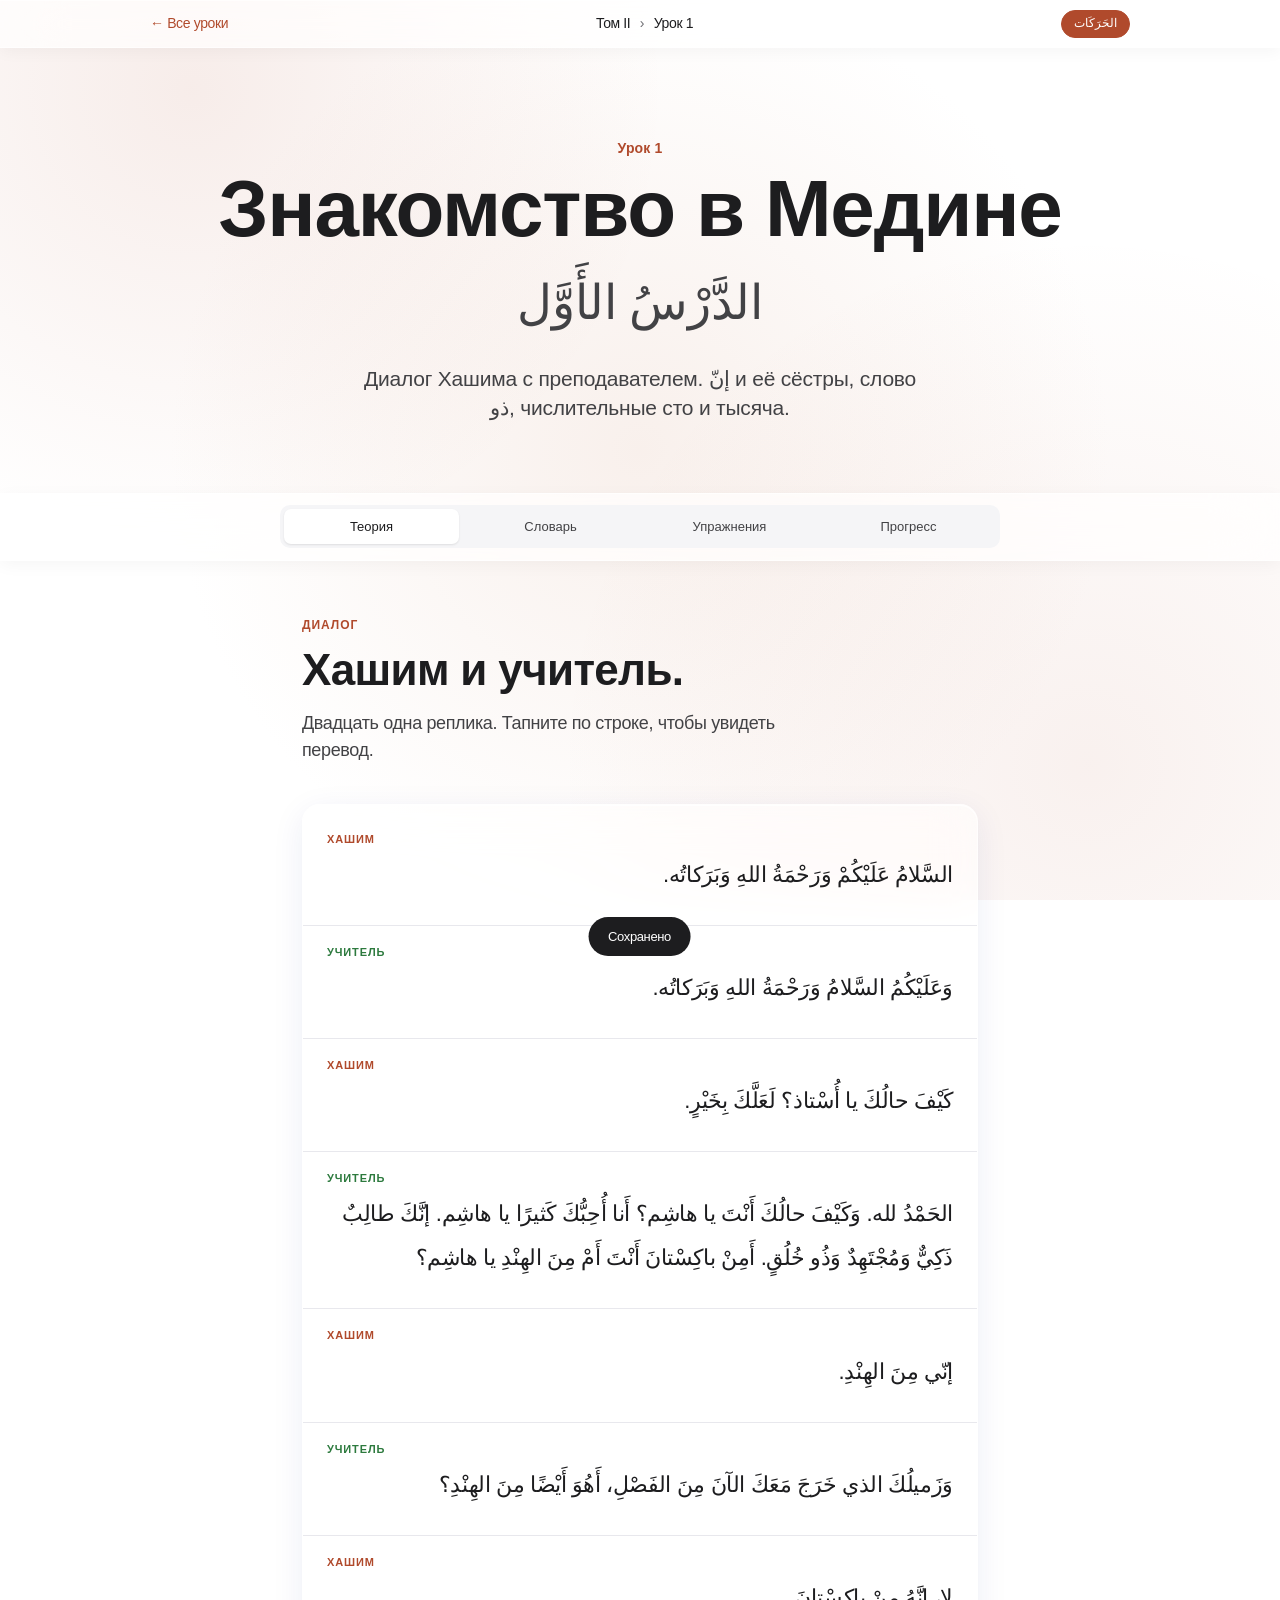
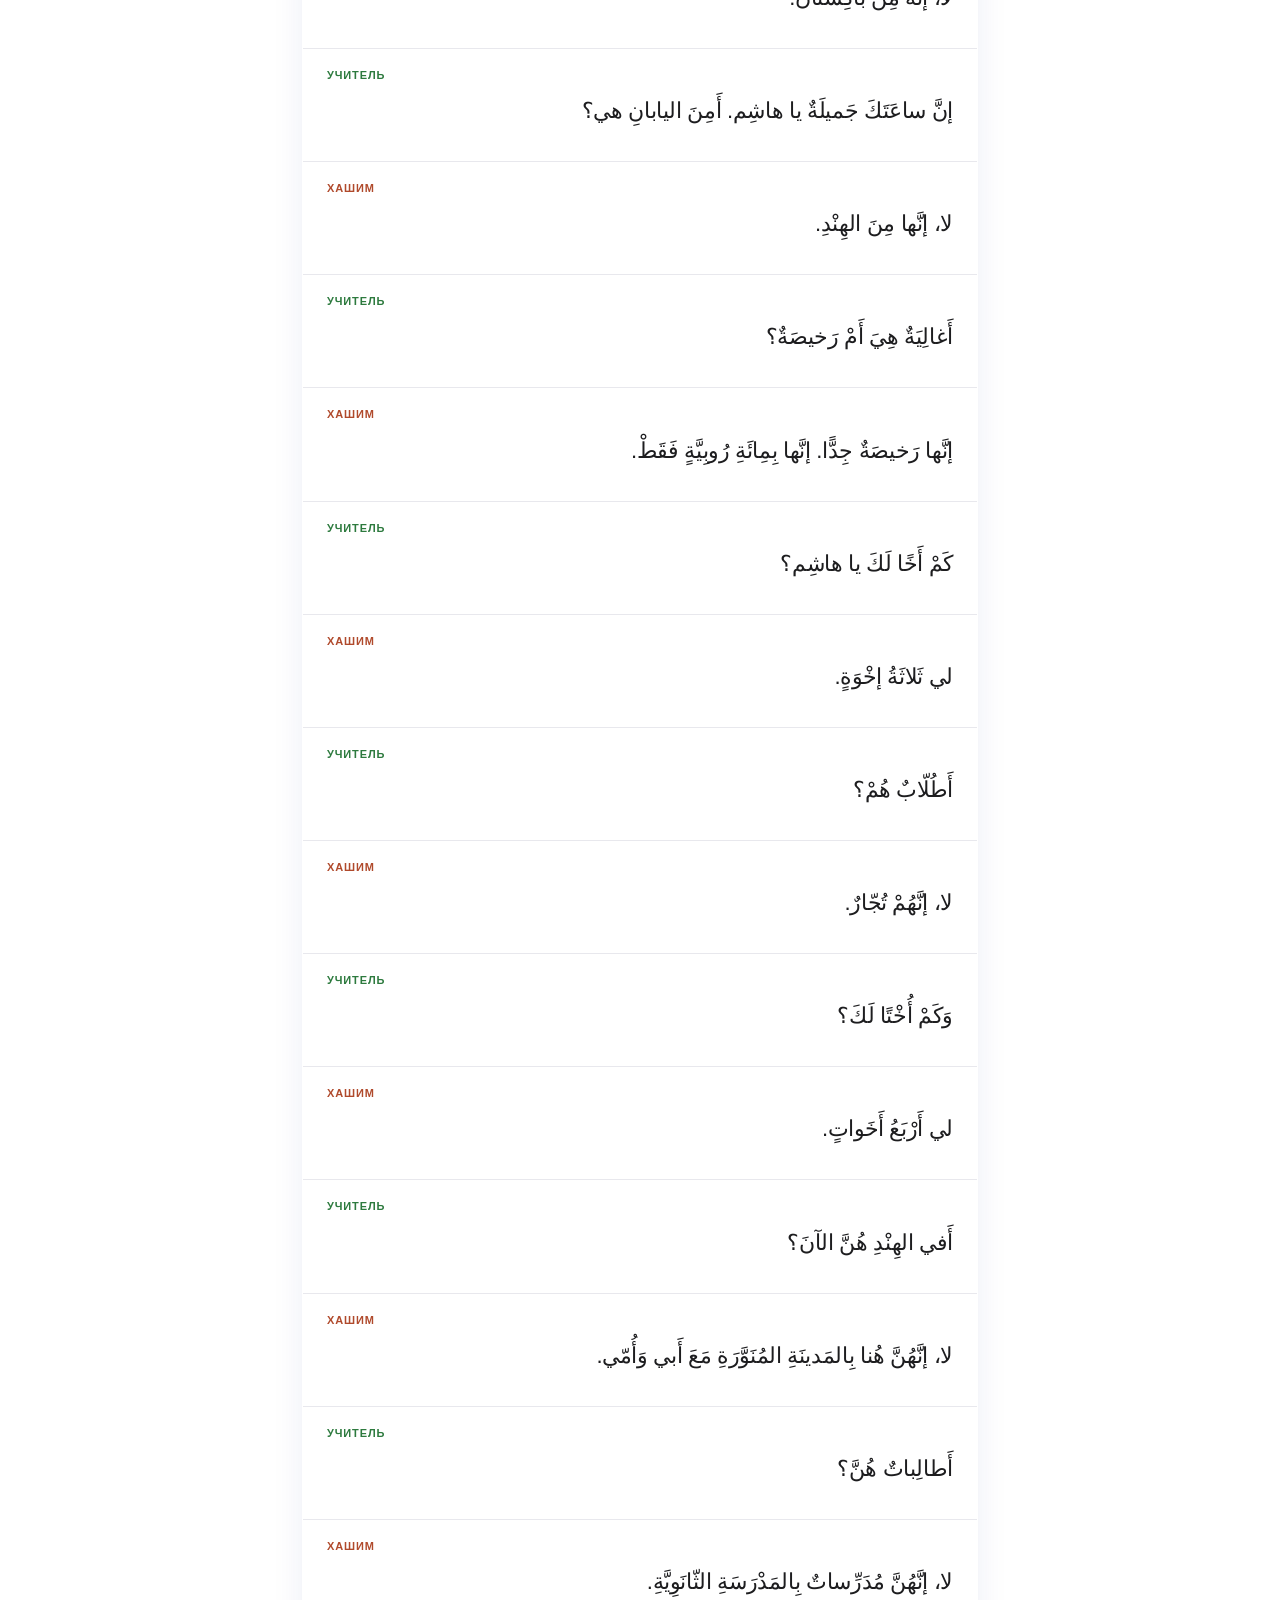
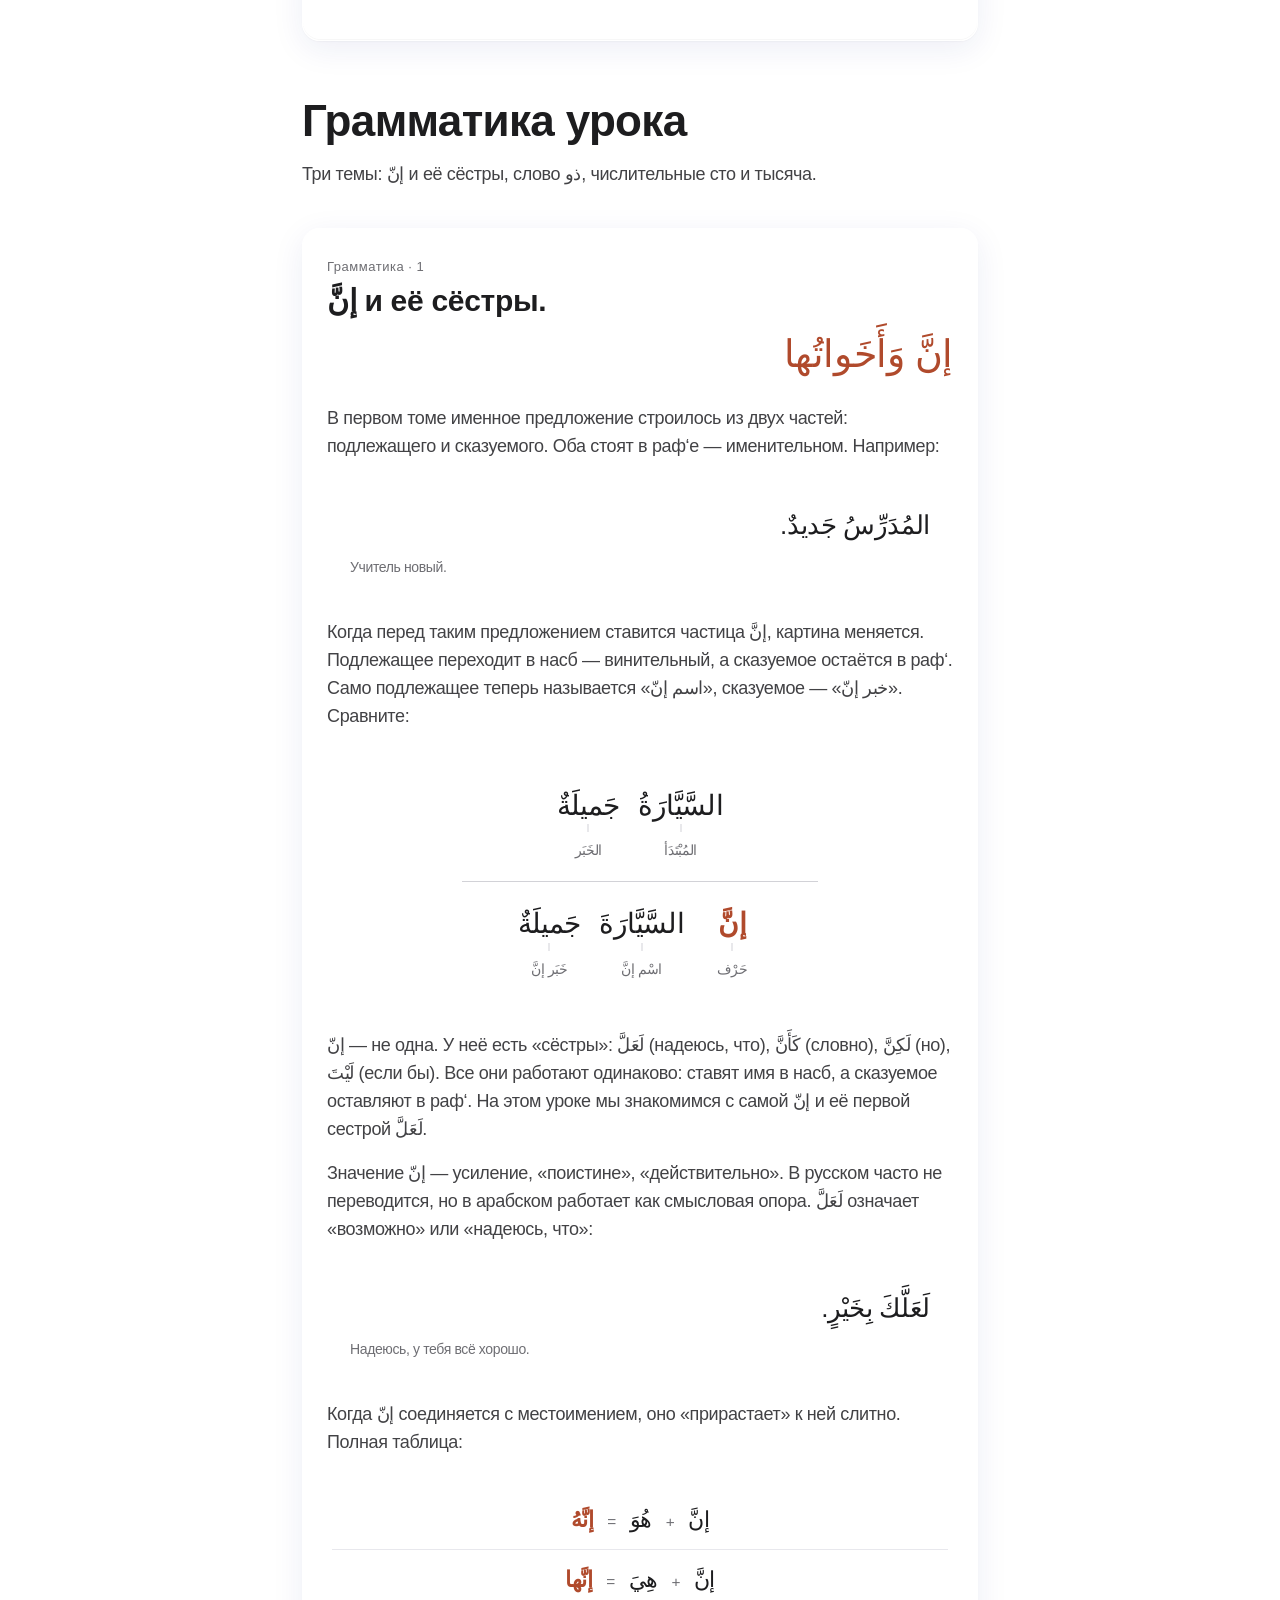
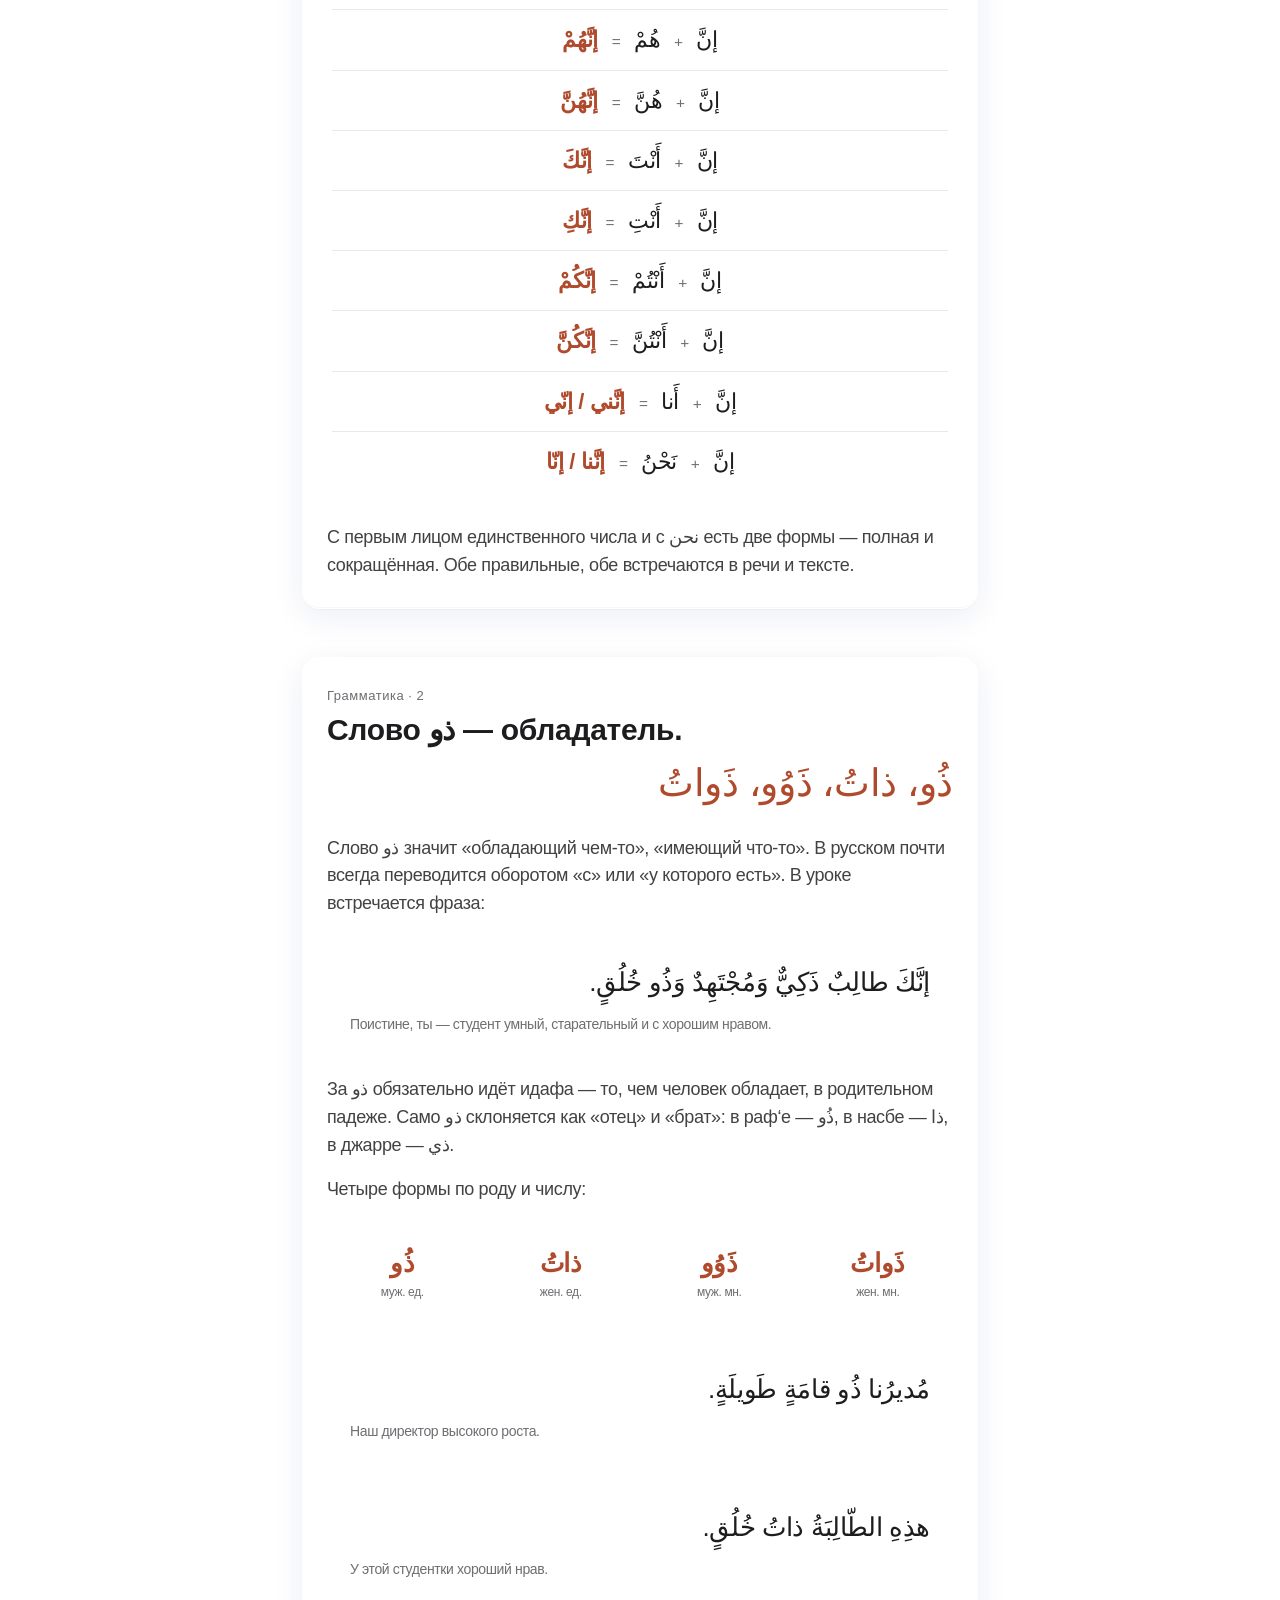
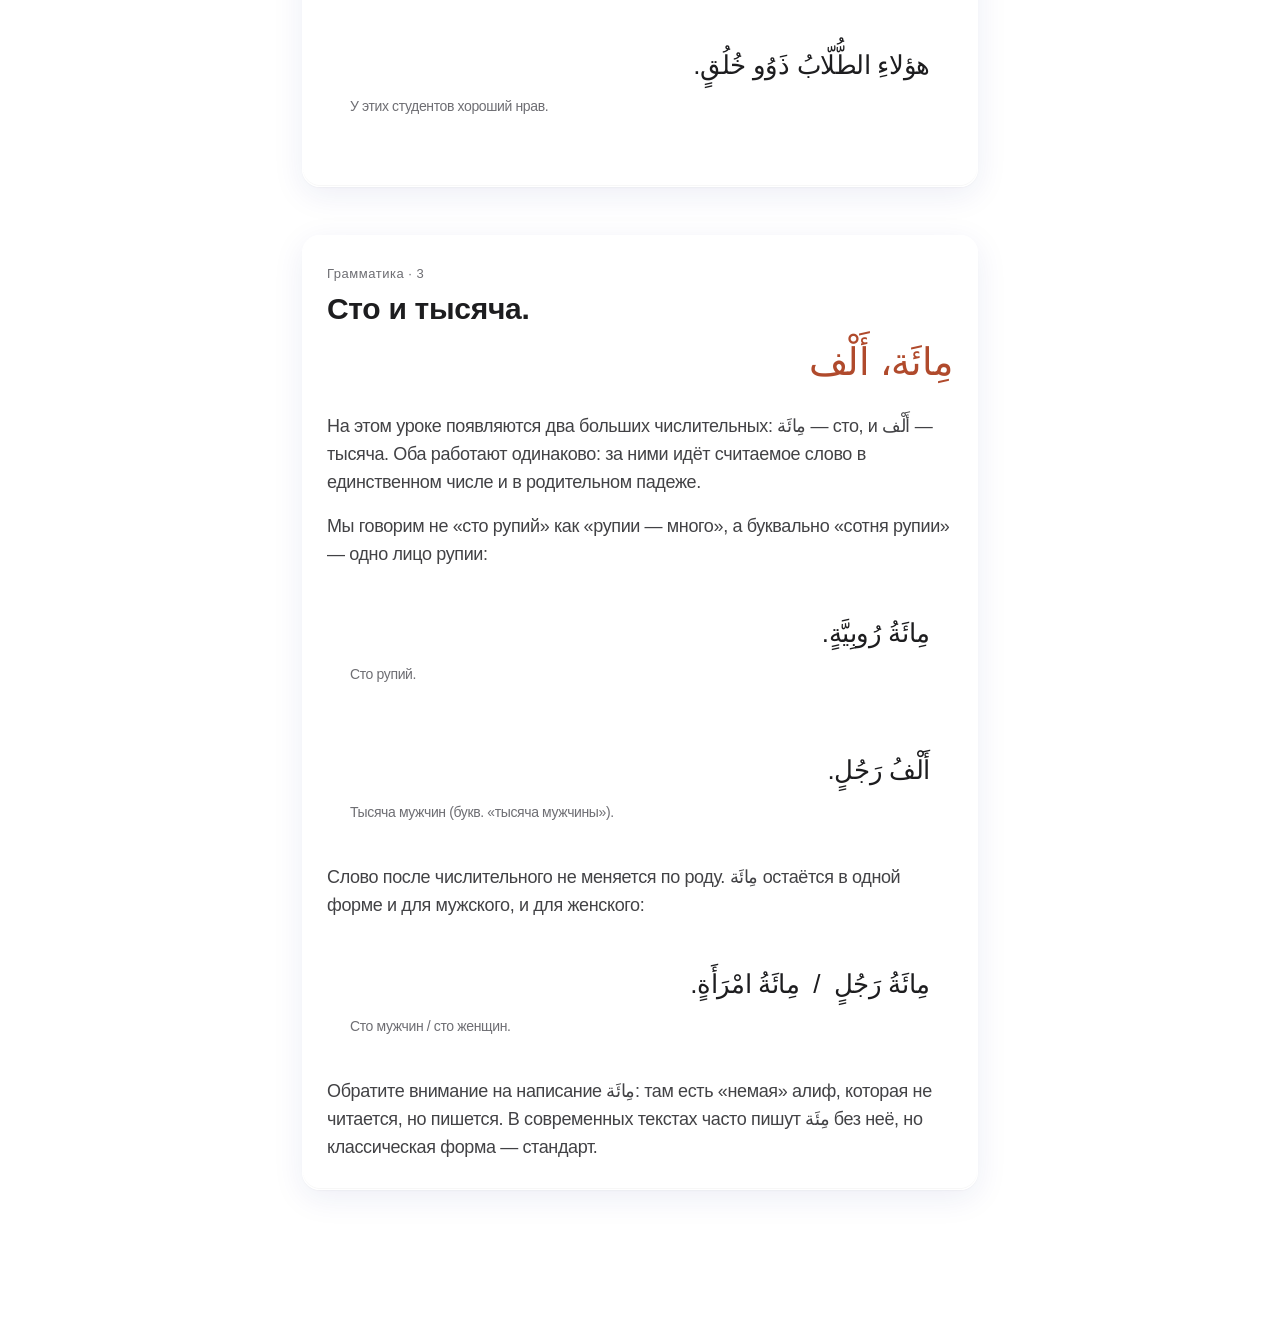
<file: lesson.html>
<!DOCTYPE html>
<html lang="ru">
<head>
<meta charset="UTF-8" />
<meta name="viewport" content="width=device-width, initial-scale=1.0, viewport-fit=cover" />
<title>Урок — Дарсу-ль-арабия</title>
<link rel="stylesheet" href="assets/css/styles.css" />
</head>
<body>

<nav class="nav glass-strong">
  <div class="nav-inner">
    <a href="index.html" class="nav-back">← Все уроки</a>
    <div class="nav-title">
      Том&nbsp;II <span class="dim">›</span> <span id="navLessonNum">…</span>
    </div>
    <button class="nav-toggle active" id="tashkeelToggle" type="button">الحَرَكَات</button>
  </div>
</nav>

<div id="content">
  <div class="loading">Загружаем урок…</div>
</div>

<div class="toast" id="toast">Сохранено</div>

<script src="assets/js/lesson.js"></script>
</body>
</html>
</file>
<file: assets/css/styles.css>
/* ============================================================
   ДАРСУ-ЛЬ-АРАБИЯ — общие стили
   Mobile-first. Apple-стиль. Liquid Glass на ключевых блоках.
   ============================================================ */

/* ---------- ТОКЕНЫ ---------- */
:root {
  --bg: #ffffff;
  --bg-section: #fbfbfd;
  --bg-card: #f5f5f7;
  --ink: #1d1d1f;
  --ink-soft: #424245;
  --ink-muted: #6e6e73;
  --line: #d2d2d7;
  --line-soft: #e8e8ed;
  --accent: #b04a2c;
  --accent-soft: #f4e6df;
  --accent-deep: #8a3a22;
  --success: #2d7a3e;
  --success-bg: #e8f4eb;
  --error: #c0392b;
  --error-bg: #fbeae7;
  --radius-lg: 18px;
  --radius: 12px;
  --radius-sm: 8px;

  /* Liquid Glass tokens */
  --glass-bg: rgba(255, 255, 255, 0.55);
  --glass-bg-strong: rgba(255, 255, 255, 0.72);
  --glass-border: rgba(255, 255, 255, 0.6);
  --glass-shadow: 0 8px 32px rgba(31, 38, 135, 0.08), 0 1px 2px rgba(0, 0, 0, 0.04);
  --glass-inset: inset 0 1px 0 rgba(255, 255, 255, 0.8), inset 0 -1px 0 rgba(0, 0, 0, 0.03);
}

@media (prefers-color-scheme: dark) {
  :root {
    --bg: #000000;
    --bg-section: #0a0a0a;
    --bg-card: #1d1d1f;
    --ink: #f5f5f7;
    --ink-soft: #d2d2d7;
    --ink-muted: #86868b;
    --line: #2c2c2e;
    --line-soft: #1d1d1f;
    --accent: #d97a55;
    --accent-soft: #3a261c;
    --accent-deep: #e89274;
    --success: #6abf7c;
    --success-bg: #1c3322;
    --error: #e07565;
    --error-bg: #3a1f1c;

    --glass-bg: rgba(28, 28, 30, 0.55);
    --glass-bg-strong: rgba(28, 28, 30, 0.72);
    --glass-border: rgba(255, 255, 255, 0.08);
    --glass-shadow: 0 8px 32px rgba(0, 0, 0, 0.4), 0 1px 2px rgba(0, 0, 0, 0.2);
    --glass-inset: inset 0 1px 0 rgba(255, 255, 255, 0.06), inset 0 -1px 0 rgba(0, 0, 0, 0.2);
  }
}

/* ---------- БАЗОВЫЕ ---------- */
* { box-sizing: border-box; margin: 0; padding: 0; }
html { -webkit-text-size-adjust: 100%; -webkit-font-smoothing: antialiased; -moz-osx-font-smoothing: grayscale; }

body {
  font-family: -apple-system, BlinkMacSystemFont, "SF Pro Display", "SF Pro Text", "Helvetica Neue", Arial, sans-serif;
  background: var(--bg);
  color: var(--ink);
  line-height: 1.47;
  font-size: 17px;
  letter-spacing: -0.022em;
  min-height: 100vh;
  overflow-x: hidden;
  position: relative;
}

/* Тёплый градиентный фон под Liquid Glass */
body::before {
  content: '';
  position: fixed;
  inset: 0;
  z-index: -1;
  background:
    radial-gradient(circle at 15% 10%, rgba(176, 74, 44, 0.10) 0%, transparent 35%),
    radial-gradient(circle at 85% 85%, rgba(176, 74, 44, 0.08) 0%, transparent 40%),
    radial-gradient(circle at 50% 50%, rgba(244, 230, 223, 0.6) 0%, transparent 60%),
    var(--bg);
  pointer-events: none;
}
@media (prefers-color-scheme: dark) {
  body::before {
    background:
      radial-gradient(circle at 15% 10%, rgba(217, 122, 85, 0.12) 0%, transparent 35%),
      radial-gradient(circle at 85% 85%, rgba(217, 122, 85, 0.08) 0%, transparent 40%),
      var(--bg);
  }
}

/* ---------- LIQUID GLASS ---------- */
/* Базовый класс — для крупных блоков */
.glass {
  background: var(--glass-bg);
  backdrop-filter: blur(20px) saturate(180%);
  -webkit-backdrop-filter: blur(20px) saturate(180%);
  border: 1px solid var(--glass-border);
  box-shadow: var(--glass-shadow), var(--glass-inset);
  border-radius: var(--radius-lg);
}

/* Усиленный — для шапок и фиксированных элементов */
.glass-strong {
  background: var(--glass-bg-strong);
  backdrop-filter: blur(30px) saturate(200%);
  -webkit-backdrop-filter: blur(30px) saturate(200%);
  border-bottom: 1px solid var(--glass-border);
  box-shadow: 0 1px 0 rgba(255, 255, 255, 0.6) inset, 0 4px 16px rgba(0, 0, 0, 0.04);
}
@media (prefers-color-scheme: dark) {
  .glass-strong {
    box-shadow: 0 1px 0 rgba(255, 255, 255, 0.06) inset, 0 4px 16px rgba(0, 0, 0, 0.3);
  }
}

/* ---------- АРАБСКИЙ ---------- */
.ar {
  font-family: 'SF Arabic', 'Geeza Pro', 'Noto Naskh Arabic', 'Arabic UI Text', 'Tahoma', sans-serif;
  direction: rtl;
}
.ar-block {
  font-family: 'SF Arabic', 'Geeza Pro', 'Noto Naskh Arabic', 'Arabic UI Text', 'Tahoma', sans-serif;
  direction: rtl;
  text-align: right;
  line-height: 1.9;
  word-wrap: normal;
  word-break: keep-all;
}

/* ---------- HERO (общий) ---------- */
.hero {
  text-align: center;
  padding: 90px 22px 70px;
  position: relative;
}
.hero-eyebrow {
  font-size: 14px;
  font-weight: 600;
  color: var(--accent);
  letter-spacing: 0.01em;
  margin-bottom: 8px;
}
.hero h1 {
  font-size: clamp(40px, 8vw, 80px);
  font-weight: 600;
  letter-spacing: -0.015em;
  line-height: 1.05;
  margin-bottom: 18px;
}
.hero-ar {
  font-family: 'SF Arabic', 'Geeza Pro', 'Noto Naskh Arabic', 'Tahoma', sans-serif;
  direction: rtl;
  font-size: clamp(28px, 6vw, 48px);
  color: var(--ink-soft);
  font-weight: 400;
  line-height: 1.4;
  margin-bottom: 28px;
}
.hero-lead {
  max-width: 580px;
  margin: 0 auto;
  font-size: clamp(17px, 2.2vw, 21px);
  line-height: 1.4;
  color: var(--ink-soft);
  letter-spacing: -0.01em;
}

/* ============================================================
   ГЛАВНАЯ — index.html
   ============================================================ */

.total-wrap {
  max-width: 720px;
  margin: 0 auto;
  padding: 40px 22px 0;
}
.total {
  padding: 24px 22px;
  display: flex;
  align-items: center;
  gap: 18px;
}
.total-ring { width: 64px; height: 64px; flex-shrink: 0; }
.total-ring-bg { stroke: var(--line); }
.total-ring-fg {
  stroke: var(--accent);
  stroke-linecap: round;
  transition: stroke-dashoffset .6s cubic-bezier(0.4, 0, 0.2, 1);
}
.total-pct { font-size: 14px; fill: var(--ink); font-weight: 600; }
.total-text { flex: 1; }
.total-text .label { font-size: 13px; color: var(--ink-muted); margin-bottom: 2px; }
.total-text .value { font-size: 16px; font-weight: 600; }

.grid-wrap {
  max-width: 720px;
  margin: 0 auto;
  padding: 36px 22px 80px;
}
.section-title {
  font-size: clamp(24px, 4vw, 32px);
  font-weight: 600;
  letter-spacing: -0.015em;
  margin-bottom: 24px;
}
.grid {
  display: grid;
  grid-template-columns: repeat(2, 1fr);
  gap: 12px;
}
@media (min-width: 600px) {
  .grid { grid-template-columns: repeat(3, 1fr); }
}

.lesson-card {
  padding: 20px 18px;
  text-decoration: none;
  color: var(--ink);
  transition: all .25s cubic-bezier(0.4, 0, 0.2, 1);
  -webkit-tap-highlight-color: transparent;
  min-height: 130px;
  display: flex;
  flex-direction: column;
  justify-content: space-between;
}
.lesson-card:active { transform: scale(0.97); }
.lesson-card.locked { opacity: 0.5; pointer-events: none; }
.lesson-num {
  font-size: 13px;
  color: var(--accent);
  font-weight: 600;
  margin-bottom: 8px;
}
.lesson-title {
  font-size: 16px;
  font-weight: 600;
  line-height: 1.25;
  margin-bottom: 6px;
}
.lesson-ar {
  font-family: 'SF Arabic', 'Geeza Pro', 'Noto Naskh Arabic', 'Tahoma', sans-serif;
  direction: rtl;
  text-align: right;
  font-size: 14px;
  color: var(--ink-muted);
  line-height: 1.5;
  margin-bottom: 12px;
}
.lesson-status { display: flex; align-items: center; gap: 8px; margin-top: auto; }
.lesson-progress {
  flex: 1; height: 4px;
  background: var(--line-soft);
  border-radius: 2px;
  overflow: hidden;
}
.lesson-progress-fill {
  height: 100%;
  background: var(--accent);
  border-radius: 2px;
  width: 0%;
  transition: width .4s ease;
}
.lesson-pct {
  font-size: 12px;
  color: var(--ink-muted);
  font-weight: 500;
  min-width: 30px;
  text-align: right;
}
.lesson-card.complete .lesson-pct { color: var(--accent); font-weight: 600; }

.footer {
  text-align: center;
  padding: 40px 22px;
  color: var(--ink-muted);
  font-size: 13px;
  border-top: 1px solid var(--line-soft);
  margin-top: 40px;
}
.footer .ar {
  font-family: 'SF Arabic', 'Geeza Pro', 'Noto Naskh Arabic', 'Tahoma', sans-serif;
  direction: rtl;
  font-size: 16px;
  color: var(--ink-soft);
  margin-bottom: 4px;
}

/* ============================================================
   УРОК — lesson.html
   ============================================================ */

/* Шапка */
.nav {
  position: sticky;
  top: 0;
  z-index: 100;
  height: 48px;
}
.nav-inner {
  max-width: 1024px;
  margin: 0 auto;
  height: 100%;
  padding: 0 22px;
  display: flex;
  align-items: center;
  justify-content: space-between;
  gap: 12px;
}
.nav-back {
  text-decoration: none;
  font-size: 14px;
  font-weight: 500;
  color: var(--accent);
  display: inline-flex;
  align-items: center;
  gap: 4px;
  -webkit-tap-highlight-color: transparent;
}
.nav-title { font-size: 14px; font-weight: 500; }
.nav-title .dim { color: var(--ink-muted); margin: 0 6px; }
.nav-toggle {
  display: inline-flex;
  align-items: center;
  gap: 6px;
  height: 28px;
  padding: 0 12px;
  background: transparent;
  border: 1px solid var(--line);
  border-radius: 999px;
  font: inherit;
  font-size: 12px;
  color: var(--ink-soft);
  cursor: pointer;
  transition: all .2s;
  -webkit-tap-highlight-color: transparent;
  font-family: 'SF Arabic', 'Geeza Pro', 'Noto Naskh Arabic', 'Tahoma', sans-serif;
}
.nav-toggle:active { transform: scale(0.96); }
.nav-toggle.active {
  background: var(--accent);
  border-color: var(--accent);
  color: #fff;
}

/* Сегменты */
.segments-wrap {
  position: sticky;
  top: 48px;
  z-index: 90;
  padding: 12px 16px;
}
.segments {
  max-width: 720px;
  margin: 0 auto;
  display: flex;
  gap: 4px;
  padding: 4px;
  background: var(--bg-card);
  border-radius: 10px;
  overflow-x: auto;
  scrollbar-width: none;
}
.segments::-webkit-scrollbar { display: none; }
.segment {
  flex: 1;
  min-width: max-content;
  padding: 8px 14px;
  background: transparent;
  border: none;
  border-radius: 7px;
  font: inherit;
  font-size: 13px;
  font-weight: 500;
  color: var(--ink-soft);
  cursor: pointer;
  transition: all .2s;
  white-space: nowrap;
  -webkit-tap-highlight-color: transparent;
}
.segment:active { transform: scale(0.97); }
.segment.active {
  background: var(--bg);
  color: var(--ink);
  box-shadow: 0 1px 3px rgba(0, 0, 0, 0.04), 0 1px 2px rgba(0, 0, 0, 0.06);
}
@media (prefers-color-scheme: dark) {
  .segment.active { background: #2c2c2e; }
}

.container { max-width: 720px; margin: 0 auto; padding: 56px 22px 80px; }

.section { display: none; }
.section.active { display: block; animation: fadeIn .35s ease; }
@keyframes fadeIn {
  from { opacity: 0; transform: translateY(8px); }
  to { opacity: 1; transform: translateY(0); }
}

.section-eyebrow {
  font-size: 12px;
  font-weight: 600;
  text-transform: uppercase;
  letter-spacing: 0.08em;
  color: var(--accent);
  margin-bottom: 12px;
}
.section-title-lesson {
  font-size: clamp(28px, 5vw, 44px);
  font-weight: 600;
  letter-spacing: -0.015em;
  line-height: 1.08;
  margin-bottom: 16px;
}
.section-sub {
  font-size: clamp(15px, 2vw, 18px);
  color: var(--ink-soft);
  margin-bottom: 40px;
  max-width: 540px;
  line-height: 1.5;
}

/* Диалог */
.dialogue {
  padding: 8px 0;
  margin-bottom: 56px;
  overflow: hidden;
}
.dialogue-line {
  padding: 18px 24px;
  cursor: pointer;
  border-bottom: 1px solid var(--line-soft);
  transition: background .15s;
  -webkit-tap-highlight-color: transparent;
}
.dialogue-line:last-of-type { border-bottom: none; }
.dialogue-line:active { background: rgba(255, 255, 255, 0.4); }
@media (prefers-color-scheme: dark) {
  .dialogue-line:active { background: rgba(255, 255, 255, 0.04); }
}

.speaker-label {
  font-size: 11px;
  font-weight: 600;
  text-transform: uppercase;
  letter-spacing: 0.08em;
  color: var(--ink-muted);
  margin-bottom: 6px;
}
.dialogue-line.speaker-a .speaker-label { color: var(--accent); }
.dialogue-line.speaker-b .speaker-label { color: var(--success); }

.line-ar {
  font-family: 'SF Arabic', 'Geeza Pro', 'Noto Naskh Arabic', 'Tahoma', sans-serif;
  direction: rtl;
  text-align: right;
  font-size: clamp(17px, 4vw, 22px);
  line-height: 2;
  color: var(--ink);
  word-wrap: normal;
  word-break: keep-all;
}
.line-tr {
  font-size: 14px;
  color: var(--ink-soft);
  margin-top: 10px;
  line-height: 1.5;
  max-height: 0;
  overflow: hidden;
  transition: max-height .3s ease, margin-top .3s ease;
}
.dialogue-line.expanded .line-tr {
  max-height: 200px;
  margin-top: 12px;
}
.dialogue-line.expanded {
  background: rgba(255, 255, 255, 0.5);
}
@media (prefers-color-scheme: dark) {
  .dialogue-line.expanded { background: rgba(255, 255, 255, 0.04); }
}

/* Грамматика */
.grammar {
  margin-bottom: 48px;
  padding: 28px 24px;
  border-radius: var(--radius-lg);
}
.grammar:first-of-type { margin-top: 0; }
.grammar-num {
  font-size: 13px;
  color: var(--ink-muted);
  margin-bottom: 8px;
  letter-spacing: 0.04em;
}
.grammar h3 {
  font-size: clamp(22px, 4vw, 30px);
  font-weight: 600;
  letter-spacing: -0.01em;
  line-height: 1.15;
  margin-bottom: 10px;
}
.grammar-ar {
  font-family: 'SF Arabic', 'Geeza Pro', 'Noto Naskh Arabic', 'Tahoma', sans-serif;
  direction: rtl;
  font-size: clamp(26px, 5vw, 38px);
  color: var(--accent);
  margin-bottom: 24px;
  line-height: 1.4;
}
.grammar p {
  font-size: clamp(16px, 2vw, 18px);
  line-height: 1.55;
  color: var(--ink-soft);
  margin-bottom: 16px;
}
.grammar p:last-child { margin-bottom: 0; }

.example {
  background: rgba(255, 255, 255, 0.4);
  border: 1px solid var(--glass-border);
  border-radius: var(--radius);
  padding: 20px 22px;
  margin: 20px 0;
  backdrop-filter: blur(8px);
  -webkit-backdrop-filter: blur(8px);
}
@media (prefers-color-scheme: dark) {
  .example { background: rgba(255, 255, 255, 0.03); }
}
.example-ar {
  font-family: 'SF Arabic', 'Geeza Pro', 'Noto Naskh Arabic', 'Tahoma', sans-serif;
  direction: rtl;
  text-align: right;
  font-size: clamp(19px, 3.6vw, 26px);
  line-height: 1.8;
  color: var(--ink);
  word-wrap: normal;
  word-break: keep-all;
  margin-bottom: 8px;
}
.example-tr {
  font-size: 14px;
  color: var(--ink-muted);
  line-height: 1.5;
}

/* Разбор предложения */
.parse {
  background: rgba(255, 255, 255, 0.4);
  border: 1px solid var(--glass-border);
  border-radius: var(--radius);
  padding: 28px 16px;
  margin: 24px 0;
  backdrop-filter: blur(8px);
  -webkit-backdrop-filter: blur(8px);
}
@media (prefers-color-scheme: dark) {
  .parse { background: rgba(255, 255, 255, 0.03); }
}
.parse-pair {
  display: flex;
  flex-direction: row-reverse;
  justify-content: center;
  align-items: flex-start;
  gap: 18px;
  flex-wrap: wrap;
}
.parse-cell {
  display: flex;
  flex-direction: column;
  align-items: center;
  min-width: 60px;
}
.parse-word {
  font-family: 'SF Arabic', 'Geeza Pro', 'Noto Naskh Arabic', 'Tahoma', sans-serif;
  direction: rtl;
  font-size: clamp(22px, 4vw, 28px);
  line-height: 1.6;
  color: var(--ink);
  margin-bottom: 8px;
  position: relative;
}
.parse-word::after {
  content: '';
  position: absolute;
  bottom: -4px;
  left: 50%;
  transform: translateX(-50%);
  width: 1px;
  height: 8px;
  background: var(--line);
}
.parse-word.accent { color: var(--accent); font-weight: 700; }
.parse-tag {
  font-family: 'SF Arabic', 'Geeza Pro', 'Noto Naskh Arabic', 'Tahoma', sans-serif;
  direction: rtl;
  font-size: clamp(12px, 2.4vw, 14px);
  color: var(--ink-muted);
  margin-top: 4px;
}
.parse-divider {
  height: 1px;
  background: var(--line);
  margin: 20px auto;
  width: 60%;
}

/* Таблица */
.ar-table {
  background: rgba(255, 255, 255, 0.4);
  border: 1px solid var(--glass-border);
  border-radius: var(--radius);
  padding: 8px 4px;
  margin: 24px 0;
  overflow: hidden;
  backdrop-filter: blur(8px);
  -webkit-backdrop-filter: blur(8px);
}
@media (prefers-color-scheme: dark) {
  .ar-table { background: rgba(255, 255, 255, 0.03); }
}
.ar-row {
  direction: rtl;
  font-family: 'SF Arabic', 'Geeza Pro', 'Noto Naskh Arabic', 'Tahoma', sans-serif;
  font-size: clamp(18px, 3.6vw, 22px);
  text-align: center;
  padding: 12px 16px;
  border-bottom: 1px solid var(--line-soft);
  line-height: 1.6;
  word-wrap: normal;
  word-break: keep-all;
  white-space: nowrap;
}
.ar-row:last-child { border-bottom: none; }
.ar-row .op { color: var(--ink-muted); font-size: 0.7em; margin: 0 8px; }
.ar-row .res { color: var(--accent); font-weight: 700; }

/* Сетка форм */
.forms-grid {
  display: grid;
  grid-template-columns: repeat(2, 1fr);
  gap: 8px;
  margin: 24px 0;
}
@media (min-width: 600px) {
  .forms-grid.cols-3 { grid-template-columns: repeat(3, 1fr); }
  .forms-grid.cols-4 { grid-template-columns: repeat(4, 1fr); }
  .forms-grid.cols-5 { grid-template-columns: repeat(5, 1fr); }
}
.form-cell {
  background: rgba(255, 255, 255, 0.4);
  border: 1px solid var(--glass-border);
  border-radius: var(--radius);
  padding: 18px 12px;
  text-align: center;
  backdrop-filter: blur(8px);
  -webkit-backdrop-filter: blur(8px);
}
@media (prefers-color-scheme: dark) {
  .form-cell { background: rgba(255, 255, 255, 0.03); }
}
.form-cell .ar-form {
  font-family: 'SF Arabic', 'Geeza Pro', 'Noto Naskh Arabic', 'Tahoma', sans-serif;
  direction: rtl;
  font-size: clamp(20px, 4vw, 26px);
  color: var(--accent);
  font-weight: 700;
  margin-bottom: 4px;
  line-height: 1.3;
}
.form-cell .lbl { font-size: 12px; color: var(--ink-muted); }

/* Словарь */
.vocab-grid {
  display: grid;
  grid-template-columns: 1fr;
  gap: 10px;
}
@media (min-width: 480px) {
  .vocab-grid { grid-template-columns: repeat(2, 1fr); }
}
@media (min-width: 720px) {
  .vocab-grid { grid-template-columns: repeat(3, 1fr); }
}
.vocab-card {
  padding: 22px 20px;
  cursor: pointer;
  transition: all .25s;
  position: relative;
  -webkit-tap-highlight-color: transparent;
  border-radius: var(--radius);
}
.vocab-card:active { transform: scale(0.98); }
.vocab-card.flipped {
  background: var(--accent-soft);
  backdrop-filter: blur(20px);
  -webkit-backdrop-filter: blur(20px);
  border-color: rgba(176, 74, 44, 0.2);
}
.vocab-ar {
  font-family: 'SF Arabic', 'Geeza Pro', 'Noto Naskh Arabic', 'Tahoma', sans-serif;
  direction: rtl;
  text-align: right;
  font-size: clamp(24px, 4.5vw, 28px);
  color: var(--ink);
  line-height: 1.5;
  margin-bottom: 4px;
  word-wrap: normal;
  word-break: keep-all;
}
.vocab-plural {
  direction: rtl;
  text-align: right;
  font-family: 'SF Arabic', 'Geeza Pro', 'Noto Naskh Arabic', 'Tahoma', sans-serif;
  font-size: 15px;
  color: var(--ink-muted);
  margin-bottom: 8px;
  line-height: 1.4;
}
.vocab-tr {
  font-size: 15px;
  color: var(--ink-soft);
  max-height: 0;
  overflow: hidden;
  transition: max-height .3s, padding-top .3s, margin-top .3s, border-top-color .3s;
  border-top: 1px solid transparent;
}
.vocab-card.flipped .vocab-tr {
  max-height: 80px;
  padding-top: 12px;
  margin-top: 12px;
  border-top-color: rgba(176, 74, 44, 0.2);
}
.vocab-mark {
  position: absolute;
  top: 14px;
  left: 14px;
  width: 18px;
  height: 18px;
  border-radius: 50%;
  background: var(--accent);
  color: #fff;
  font-size: 10px;
  display: none;
  align-items: center;
  justify-content: center;
  font-weight: 700;
}
.vocab-card.flipped .vocab-mark { display: flex; }

/* Упражнения */
.exercise {
  padding: 28px 22px;
  margin-bottom: 16px;
}
.exercise-num {
  font-size: 13px;
  color: var(--accent);
  font-weight: 600;
  margin-bottom: 6px;
}
.exercise-title {
  font-size: clamp(20px, 3.5vw, 24px);
  font-weight: 600;
  letter-spacing: -0.01em;
  margin-bottom: 12px;
  line-height: 1.2;
}
.exercise-instr {
  font-family: 'SF Arabic', 'Geeza Pro', 'Noto Naskh Arabic', 'Tahoma', sans-serif;
  direction: rtl;
  text-align: right;
  font-size: clamp(15px, 2.8vw, 18px);
  color: var(--ink-soft);
  margin-bottom: 8px;
  line-height: 1.8;
  word-wrap: normal;
  word-break: keep-all;
}
.exercise-instr-ru {
  font-size: 14px;
  color: var(--ink-muted);
  margin-bottom: 22px;
  line-height: 1.5;
}

.tf-item {
  padding: 14px 0;
  border-bottom: 1px solid var(--line-soft);
  display: flex;
  flex-direction: column;
  gap: 12px;
}
.tf-item:last-of-type { border-bottom: none; }
.tf-text {
  font-family: 'SF Arabic', 'Geeza Pro', 'Noto Naskh Arabic', 'Tahoma', sans-serif;
  direction: rtl;
  text-align: right;
  font-size: clamp(17px, 3.6vw, 21px);
  line-height: 1.8;
  word-wrap: normal;
  word-break: keep-all;
}
.tf-buttons { display: flex; gap: 8px; align-self: flex-end; }
.tf-btn {
  width: 44px;
  height: 32px;
  border: 1px solid var(--line);
  background: var(--bg);
  border-radius: 8px;
  cursor: pointer;
  font-size: 16px;
  font-weight: 600;
  color: var(--ink-soft);
  font-family: inherit;
  transition: all .2s;
  -webkit-tap-highlight-color: transparent;
}
.tf-btn:active { transform: scale(0.94); }
.tf-btn.selected.ok { background: var(--success); color: #fff; border-color: var(--success); }
.tf-btn.selected.no { background: var(--error); color: #fff; border-color: var(--error); }

.ex-item {
  padding: 16px 0;
  border-bottom: 1px solid var(--line-soft);
}
.ex-item:last-of-type { border-bottom: none; }
.ex-num {
  font-size: 13px;
  color: var(--ink-muted);
  margin-bottom: 8px;
}
.ex-prompt {
  font-family: 'SF Arabic', 'Geeza Pro', 'Noto Naskh Arabic', 'Tahoma', sans-serif;
  direction: rtl;
  text-align: right;
  font-size: clamp(17px, 3.6vw, 22px);
  line-height: 1.8;
  margin-bottom: 12px;
  word-wrap: normal;
  word-break: keep-all;
}
.ex-input {
  width: 100%;
  padding: 12px 14px;
  border: 1px solid var(--line);
  border-radius: 10px;
  background: var(--bg);
  font-family: 'SF Arabic', 'Geeza Pro', 'Noto Naskh Arabic', 'Tahoma', sans-serif;
  font-size: clamp(18px, 3.5vw, 22px);
  direction: rtl;
  text-align: right;
  color: var(--ink);
  transition: all .2s;
  -webkit-appearance: none;
}
.ex-input:focus {
  outline: none;
  border-color: var(--accent);
  box-shadow: 0 0 0 3px var(--accent-soft);
}
.ex-input.correct { background: var(--success-bg); border-color: var(--success); }
.ex-input.wrong { background: var(--error-bg); border-color: var(--error); }

.feedback {
  margin-top: 10px;
  font-size: 14px;
  line-height: 1.5;
  padding: 10px 12px;
  border-radius: var(--radius-sm);
  display: none;
  color: var(--ink-soft);
}
.feedback.show { display: block; }
.feedback.ok { background: var(--success-bg); color: var(--success); }
.feedback.no { background: var(--error-bg); color: var(--error); }
.feedback .ar-correct {
  display: block;
  font-family: 'SF Arabic', 'Geeza Pro', 'Noto Naskh Arabic', 'Tahoma', sans-serif;
  direction: rtl;
  text-align: right;
  font-size: 1.3em;
  margin-top: 6px;
  color: var(--ink);
}

.match-cols { display: grid; grid-template-columns: 1fr 1fr; gap: 16px; }
.match-col-title {
  font-size: 11px;
  text-transform: uppercase;
  letter-spacing: 0.08em;
  color: var(--ink-muted);
  font-weight: 600;
  margin-bottom: 8px;
}
.match-stack { display: flex; flex-direction: column; gap: 8px; }
.match-chip {
  padding: 12px 8px;
  background: var(--bg);
  border: 1px solid var(--line);
  border-radius: 10px;
  font-family: 'SF Arabic', 'Geeza Pro', 'Noto Naskh Arabic', 'Tahoma', sans-serif;
  font-size: clamp(18px, 4vw, 22px);
  direction: rtl;
  cursor: pointer;
  text-align: center;
  transition: all .2s;
  user-select: none;
  -webkit-tap-highlight-color: transparent;
}
.match-chip:active { transform: scale(0.96); }
.match-chip.selected { background: var(--accent); color: #fff; border-color: var(--accent); }
.match-chip.matched {
  background: var(--success-bg);
  border-color: var(--success);
  pointer-events: none;
}
.match-chip.shake { animation: shake .35s; }
@keyframes shake {
  0%, 100% { transform: translateX(0); }
  25% { transform: translateX(-5px); }
  75% { transform: translateX(5px); }
}

.num-prompt .target { color: var(--accent); font-weight: 700; }

.more-list { padding: 28px 22px; margin-top: 24px; }
.more-list h3 {
  font-size: 20px;
  font-weight: 600;
  margin-bottom: 6px;
  letter-spacing: -0.01em;
}
.more-list p {
  font-size: 14px;
  color: var(--ink-muted);
  margin-bottom: 18px;
  line-height: 1.5;
}
.more-list ul {
  list-style: none;
  display: grid;
  grid-template-columns: 1fr;
  gap: 6px;
}
@media (min-width: 600px) {
  .more-list ul { grid-template-columns: 1fr 1fr; }
}
.more-list li {
  background: rgba(255, 255, 255, 0.5);
  border: 1px solid var(--glass-border);
  border-radius: 8px;
  padding: 12px 14px;
  font-size: 14px;
  color: var(--ink-soft);
  line-height: 1.4;
  backdrop-filter: blur(8px);
  -webkit-backdrop-filter: blur(8px);
}
@media (prefers-color-scheme: dark) {
  .more-list li { background: rgba(255, 255, 255, 0.03); }
}
.more-list li .num {
  color: var(--accent);
  font-weight: 600;
  margin-right: 8px;
}

/* Прогресс */
.rings {
  display: grid;
  grid-template-columns: 1fr;
  gap: 16px;
  margin-bottom: 32px;
}
@media (min-width: 600px) {
  .rings { grid-template-columns: repeat(3, 1fr); }
}
.ring-card {
  padding: 28px 20px;
  text-align: center;
}
.ring-svg {
  width: 96px;
  height: 96px;
  margin: 0 auto 14px;
  display: block;
}
.ring-bg-c { stroke: var(--line); }
.ring-fg-c {
  stroke: var(--accent);
  transition: stroke-dashoffset .6s cubic-bezier(0.4, 0, 0.2, 1);
  stroke-linecap: round;
}
.ring-pct {
  font-size: 20px;
  fill: var(--ink);
  font-weight: 600;
}
.ring-name { font-size: 15px; font-weight: 600; margin-bottom: 4px; }
.ring-detail { font-size: 13px; color: var(--ink-muted); }

.quote-card { padding: 36px 24px; text-align: center; }
.quote-ar {
  font-family: 'SF Arabic', 'Geeza Pro', 'Noto Naskh Arabic', 'Tahoma', sans-serif;
  direction: rtl;
  font-size: clamp(20px, 4vw, 26px);
  color: var(--ink);
  margin-bottom: 8px;
  line-height: 1.6;
}
.quote-ru {
  font-size: 15px;
  color: var(--ink-muted);
  font-style: italic;
}

.lesson-nav {
  display: grid;
  grid-template-columns: 1fr 1fr;
  gap: 10px;
  margin-top: 32px;
}
.lesson-nav-btn {
  padding: 18px;
  text-decoration: none;
  color: var(--ink);
  transition: all .2s;
  cursor: pointer;
  -webkit-tap-highlight-color: transparent;
}
.lesson-nav-btn:active { transform: scale(0.98); }
.lesson-nav-btn.disabled { opacity: 0.4; pointer-events: none; }
.lesson-nav-btn .dir { font-size: 12px; color: var(--ink-muted); margin-bottom: 4px; }
.lesson-nav-btn .name { font-size: 16px; font-weight: 600; }
.lesson-nav-btn.next { text-align: right; }

.toast {
  position: fixed;
  bottom: 24px;
  left: 50%;
  transform: translateX(-50%) translateY(80px);
  background: var(--ink);
  color: var(--bg);
  padding: 10px 20px;
  border-radius: 999px;
  font-size: 13px;
  font-weight: 500;
  transition: transform .35s cubic-bezier(0.4, 0, 0.2, 1);
  z-index: 200;
  pointer-events: none;
}
.toast.show { transform: translateX(-50%) translateY(0); }

.loading {
  text-align: center;
  padding: 80px 22px;
  color: var(--ink-muted);
}
.loading.error { color: var(--error); }
</file>
